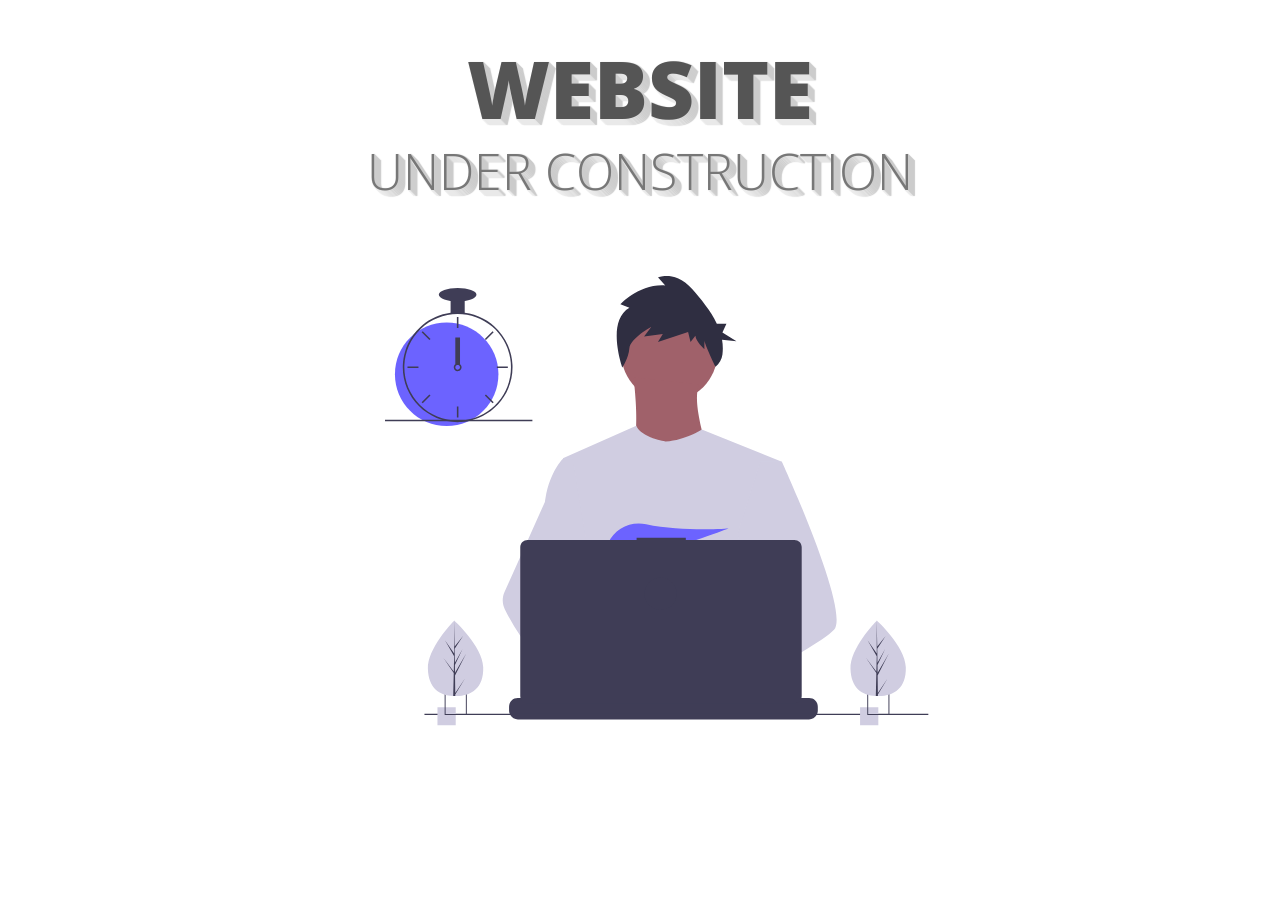
<file: comingsoon.html>
<!DOCTYPE html>
<html lang="en">
  <head>
    <meta charset="UTF-8" />
    <meta name="viewport" content="width=device-width, initial-scale=1.0" />
    <meta http-equiv="X-UA-Compatible" content="ie=edge" />

    <!-- Bootstrap -->
    <link
      rel="stylesheet"
      href="https://stackpath.bootstrapcdn.com/bootstrap/4.3.1/css/bootstrap.min.css"
      integrity="sha384-ggOyR0iXCbMQv3Xipma34MD+dH/1fQ784/j6cY/iJTQUOhcWr7x9JvoRxT2MZw1T"
      crossorigin="anonymous"
    />
    <!-- Fonts -->
    <link
      href="https://fonts.googleapis.com/css?family=Lato:400,900&display=swap"
      rel="stylesheet"
    />
    <!-- Material ui icons - google web fonts -->
    <link href="https://fonts.googleapis.com/icon?family=Material+Icons"
      rel="stylesheet">
    <!-- CSS -->
    <link rel="stylesheet" href="css/comingsoon.css" />
    <link rel="shortcut icon" type="png" href="images/icon/favicon.png">
	<meta charset="utf-8">
	<meta http-equiv="X-UA-Comaptible" content="IE=edge">
	<title>EdTech</title>
	<meta name="desciption" content="">
	<meta name="viewport" content="width=device-width, initial-scale=1">
	<link rel="stylesheet" type="text/css" href="css/style.css">
	<script type="text/javascript" src="script.js"></script>
	<script src="https://code.jquery.com/jquery-3.2.1.js"></script>
	<script>
		$(window).on('scroll', function(){
  			if($(window).scrollTop()){
  			  $('nav').addClass('black');
 			 }else {
 		   $('nav').removeClass('black');
 		 }
		})
	</script>
  </head>
  <body>
    <div class="container">
      <div class="row justify-content-center">
        <div class="col-md-10 main-title">
          <h1>Website</h1>
          <h2>under construction</h2>
        </div>
      </div>
      <div class="row align-items-center">
        <div class="col-sm-10 col-md-6 col-lg-6 svg-img p-5">
          <svg
            viewBox="0 0 834 690"
            fill="none"
            xmlns="http://www.w3.org/2000/svg"
          >
            <g id="undraw_dev_productivity_umsq 1" clip-path="url(#clip0)">
              <g id="man">
                <path
                  id="Vector"
                  d="M435.922 191.941C476.534 191.941 509.458 159.018 509.458 118.405C509.458 77.7923 476.534 44.869 435.922 44.869C395.309 44.869 362.385 77.7923 362.385 118.405C362.385 159.018 395.309 191.941 435.922 191.941Z"
                  fill="#A0616A"
                />
                <path
                  id="Vector_2"
                  d="M381.036 155.173C381.036 155.173 394.891 259.616 373.576 271.339C352.261 283.062 500.399 284.128 500.399 284.128C500.399 284.128 467.361 193.54 482.281 165.831L381.036 155.173Z"
                  fill="#A0616A"
                />
                <path
                  id="Vector_3"
                  d="M608.57 284.656L596.25 340.756L570.2 459.446L569.42 465.946L560.43 541.196L554.45 591.186L550.44 624.766C526.06 637.296 508.39 645.946 508.39 645.946C508.39 645.946 506.87 638.326 504.42 628.576C487.31 633.706 455.65 642.216 428.82 643.916C438.59 654.806 443.08 665.036 436.99 672.586C418.61 695.346 342.73 647.666 316.19 629.886C315.572 634.143 315.338 638.447 315.49 642.746L295.18 627.126L297.19 591.186L300.58 530.376L304.84 454.116C303.497 450.851 302.371 447.5 301.47 444.086C295.25 421.966 287.7 377.796 281.91 340.756C277.25 310.946 273.75 285.756 273.01 280.396C272.91 279.696 272.86 279.336 272.86 279.336L385.29 229.656C393.28 248.186 430.59 253.756 430.59 253.756C461.5 251.626 485.73 235.326 485.73 235.326L608.57 284.656Z"
                  fill="#D0CDE1"
                />
                <path
                  id="Vector_4"
                  d="M374.746 48.8468L360.997 43.3423C360.997 43.3423 389.746 11.6915 429.744 14.4439L418.494 2.05865C418.494 2.05865 445.993 -8.95021 470.992 19.9482C484.134 35.1394 499.339 52.996 508.817 73.1112H523.542L517.396 86.643L538.906 100.175L516.828 97.7442C518.144 105.154 518.346 112.719 517.428 120.189C516.48 127.661 512.667 134.473 506.793 139.187C506.793 139.187 489.741 103.891 489.741 98.387V112.148C489.741 112.148 475.992 99.7631 475.992 91.5065L468.492 101.139L464.742 86.0019L418.494 101.139L425.994 88.7543L397.245 92.8826L408.495 77.7452C408.495 77.7452 375.997 95.6348 374.746 110.772C373.497 125.909 363.984 140.253 363.984 140.253C363.984 140.253 338.498 69.4885 374.746 48.8468Z"
                  fill="#2F2E41"
                />
                <g id="rightHand">
                  <path
                    id="Vector_5"
                    d="M516.92 624.636C516.92 624.636 512.16 626.266 504.42 628.576C487.31 633.706 455.65 642.216 428.82 643.916C405.72 645.396 386.2 641.836 382.63 626.766C381.1 620.286 383.27 614.956 388 610.576C402.12 597.486 439 592.796 468.25 591.186C476.51 590.736 484.15 590.526 490.51 590.446C501.31 590.306 508.39 590.526 508.39 590.526L508.56 591.186L516.92 624.636Z"
                    fill="#A0616A"
                  />
                  <path
                    id="Vector_6"
                    d="M688.5 542.566C681.01 550.686 662.45 562.916 639.95 576.156C631.58 581.076 622.67 586.146 613.58 591.186C591.89 603.216 569.18 615.136 550.44 624.766C526.06 637.296 508.39 645.946 508.39 645.946C508.39 645.946 506.87 638.326 504.42 628.576C501.14 615.526 496.2 598.656 491.05 591.186C490.87 590.926 490.69 590.686 490.51 590.446C489.01 588.476 487.5 587.326 486.01 587.326L560.43 541.196L592.59 521.256L569.42 465.946L540.36 396.566L557.9 340.756L575.53 284.656H608.57C608.57 284.656 619.51 308.536 633.5 341.836C635.59 346.816 637.75 352.006 639.95 357.366C668.73 427.366 704.61 525.116 688.5 542.566Z"
                    fill="#D0CDE1"
                  />
                </g>
                <g id="leftHand">
                  <path
                    id="Vector_7"
                    d="M436.99 672.586C418.61 695.346 342.73 647.666 316.19 629.886C310.41 626.016 306.97 623.566 306.97 623.566L331.25 591.186L338.94 580.936C338.94 580.936 345.82 584.586 355.99 590.526C356.36 590.746 356.73 590.966 357.11 591.186C365.88 596.336 376.89 603.066 388 610.576C403.33 620.946 418.83 632.776 428.82 643.916C438.59 654.806 443.08 665.036 436.99 672.586Z"
                    fill="#A0616A"
                  />
                  <path
                    id="Vector_8"
                    d="M355.99 590.526C353.276 590.516 350.567 590.736 347.89 591.186C324.9 595.136 318.12 615.946 316.19 629.886C315.572 634.143 315.338 638.447 315.49 642.746L295.18 627.126L287.78 621.436C269.97 615.226 254.1 604.196 240.34 591.186C228.403 579.7 217.695 567.001 208.39 553.296C199.122 539.788 190.86 525.616 183.67 510.896C181.664 506.788 180.586 502.29 180.512 497.719C180.437 493.148 181.369 488.617 183.24 484.446L208.39 428.396L245.15 346.476C245.42 344.526 245.717 342.619 246.04 340.756C253.33 298.956 272.86 280.396 272.86 280.396H287.78L297.76 340.756L310.16 415.746L301.47 444.086L281.39 509.536L300.58 530.376L355.99 590.526Z"
                    fill="#D0CDE1"
                  />
                </g>
                <path
                  id="Vector_9"
                  d="M372.877 415.806L385.631 430.687C390.37 429.783 395.319 428.721 400.416 427.529L396.752 415.806L405.71 426.256C459.707 412.976 526.637 387.155 526.637 387.155C526.637 387.155 454.38 392.453 400.428 380.666C376.558 375.451 351.998 387.284 342.202 409.669C336.509 422.679 337.403 433.952 357.596 433.952C364.419 433.835 371.224 433.195 377.949 432.037L372.877 415.806Z"
                  fill="#6C63FF"
                />
              </g>
              <g id="allOther">
                <path
                  id="Vector_10"
                  d="M663.65 660.386V666.456C663.654 668.122 663.345 669.774 662.74 671.326C662.472 672.018 662.147 672.687 661.77 673.326C660.579 675.327 658.887 676.983 656.863 678.133C654.838 679.283 652.549 679.887 650.22 679.886H203.67C201.342 679.887 199.053 679.283 197.028 678.133C195.003 676.983 193.312 675.327 192.12 673.326C191.743 672.687 191.419 672.018 191.15 671.326C190.546 669.774 190.237 668.122 190.24 666.456V660.386C190.24 658.622 190.587 656.876 191.262 655.246C191.936 653.616 192.926 652.136 194.173 650.889C195.42 649.641 196.901 648.652 198.53 647.977C200.16 647.303 201.907 646.956 203.67 646.956H229.41V644.126C229.41 644.053 229.425 643.98 229.453 643.912C229.481 643.844 229.522 643.782 229.574 643.73C229.626 643.678 229.688 643.637 229.756 643.608C229.824 643.58 229.897 643.566 229.97 643.566H243.4C243.474 643.566 243.547 643.58 243.615 643.608C243.683 643.637 243.745 643.678 243.797 643.73C243.849 643.782 243.89 643.844 243.918 643.912C243.946 643.98 243.96 644.053 243.96 644.126V646.956H252.35V644.126C252.35 644.053 252.365 643.98 252.393 643.912C252.421 643.844 252.462 643.782 252.514 643.73C252.566 643.678 252.628 643.637 252.696 643.608C252.764 643.58 252.837 643.566 252.91 643.566H266.34C266.414 643.566 266.487 643.58 266.555 643.608C266.623 643.637 266.684 643.678 266.736 643.73C266.789 643.782 266.83 643.844 266.858 643.912C266.886 643.98 266.9 644.053 266.9 644.126V646.956H275.3V644.126C275.3 644.053 275.315 643.98 275.343 643.912C275.371 643.844 275.412 643.782 275.464 643.73C275.516 643.678 275.578 643.637 275.646 643.608C275.714 643.58 275.787 643.566 275.86 643.566H289.29C289.364 643.566 289.437 643.58 289.505 643.608C289.573 643.637 289.634 643.678 289.687 643.73C289.739 643.782 289.78 643.844 289.808 643.912C289.836 643.98 289.85 644.053 289.85 644.126V646.956H298.24V644.126C298.24 644.053 298.255 643.98 298.283 643.912C298.311 643.844 298.352 643.782 298.404 643.73C298.456 643.678 298.518 643.637 298.586 643.608C298.654 643.58 298.727 643.566 298.8 643.566H312.23C312.304 643.566 312.377 643.58 312.445 643.608C312.513 643.637 312.574 643.678 312.626 643.73C312.679 643.782 312.72 643.844 312.748 643.912C312.776 643.98 312.79 644.053 312.79 644.126V646.956H321.18V644.126C321.18 644.053 321.195 643.98 321.223 643.912C321.251 643.844 321.292 643.782 321.344 643.73C321.396 643.678 321.458 643.637 321.526 643.608C321.594 643.58 321.667 643.566 321.74 643.566H335.17C335.244 643.566 335.317 643.58 335.385 643.608C335.453 643.637 335.514 643.678 335.566 643.73C335.619 643.782 335.66 643.844 335.688 643.912C335.716 643.98 335.73 644.053 335.73 644.126V646.956H344.13V644.126C344.13 644.053 344.145 643.98 344.173 643.912C344.201 643.844 344.242 643.782 344.294 643.73C344.346 643.678 344.408 643.637 344.476 643.608C344.544 643.58 344.617 643.566 344.69 643.566H358.12C358.194 643.566 358.267 643.58 358.335 643.608C358.403 643.637 358.464 643.678 358.516 643.73C358.569 643.782 358.61 643.844 358.638 643.912C358.666 643.98 358.68 644.053 358.68 644.126V646.956H367.07V644.126C367.07 644.053 367.085 643.98 367.113 643.912C367.141 643.844 367.182 643.782 367.234 643.73C367.286 643.678 367.348 643.637 367.416 643.608C367.484 643.58 367.557 643.566 367.63 643.566H472.83C472.904 643.566 472.977 643.58 473.045 643.608C473.113 643.637 473.174 643.678 473.227 643.73C473.279 643.782 473.32 643.844 473.348 643.912C473.376 643.98 473.39 644.053 473.39 644.126V646.956H481.79V644.126C481.79 644.053 481.805 643.98 481.833 643.912C481.861 643.844 481.902 643.782 481.954 643.73C482.006 643.678 482.068 643.637 482.136 643.608C482.204 643.58 482.277 643.566 482.35 643.566H495.78C495.928 643.568 496.07 643.627 496.175 643.732C496.279 643.836 496.339 643.978 496.34 644.126V646.956H504.73V644.126C504.73 644.053 504.745 643.98 504.773 643.912C504.801 643.844 504.842 643.782 504.894 643.73C504.946 643.678 505.008 643.637 505.076 643.608C505.144 643.58 505.217 643.566 505.29 643.566H518.72C518.794 643.566 518.867 643.58 518.935 643.608C519.003 643.637 519.065 643.678 519.117 643.73C519.169 643.782 519.21 643.844 519.238 643.912C519.266 643.98 519.28 644.053 519.28 644.126V646.956H527.67V644.126C527.67 644.053 527.685 643.98 527.713 643.912C527.741 643.844 527.782 643.782 527.834 643.73C527.886 643.678 527.948 643.637 528.016 643.608C528.084 643.58 528.157 643.566 528.23 643.566H541.66C541.734 643.566 541.807 643.58 541.875 643.608C541.943 643.637 542.005 643.678 542.057 643.73C542.109 643.782 542.15 643.844 542.178 643.912C542.206 643.98 542.22 644.053 542.22 644.126V646.956H550.62V644.126C550.62 644.053 550.635 643.98 550.663 643.912C550.691 643.844 550.732 643.782 550.784 643.73C550.836 643.678 550.898 643.637 550.966 643.608C551.034 643.58 551.107 643.566 551.18 643.566H564.61C564.757 643.568 564.898 643.628 565.001 643.733C565.104 643.838 565.161 643.979 565.16 644.126V646.956H573.56V644.126C573.56 644.053 573.575 643.98 573.603 643.912C573.631 643.844 573.672 643.782 573.724 643.73C573.776 643.678 573.838 643.637 573.906 643.608C573.974 643.58 574.047 643.566 574.12 643.566H587.55C587.624 643.566 587.697 643.58 587.765 643.608C587.833 643.637 587.895 643.678 587.947 643.73C587.999 643.782 588.04 643.844 588.068 643.912C588.096 643.98 588.111 644.053 588.11 644.126V646.956H596.5V644.126C596.5 644.053 596.515 643.98 596.543 643.912C596.571 643.844 596.612 643.782 596.664 643.73C596.716 643.678 596.778 643.637 596.846 643.608C596.914 643.58 596.987 643.566 597.06 643.566H610.49C610.564 643.566 610.637 643.58 610.705 643.608C610.773 643.637 610.835 643.678 610.887 643.73C610.939 643.782 610.98 643.844 611.008 643.912C611.036 643.98 611.051 644.053 611.05 644.126V646.956H650.22C651.984 646.956 653.731 647.303 655.36 647.977C656.99 648.652 658.471 649.641 659.718 650.889C660.965 652.136 661.954 653.616 662.629 655.246C663.304 656.876 663.651 658.622 663.65 660.386Z"
                  fill="#3F3D56"
                />
                <path
                  id="Vector_11"
                  d="M833.5 671.326H60.5002V673.326H833.5V671.326Z"
                  fill="#3F3D56"
                />
                <path
                  id="Vector_12"
                  d="M627.695 404.757H461.252V401.326H385.78V404.757H218.651C215.665 404.757 212.801 405.943 210.69 408.054C208.579 410.166 207.392 413.029 207.392 416.015V643.927C207.392 646.913 208.578 649.776 210.69 651.888C212.801 653.999 215.665 655.185 218.651 655.185H627.695C630.68 655.185 633.544 653.999 635.656 651.888C637.767 649.776 638.953 646.913 638.953 643.927V416.015C638.953 414.537 638.662 413.073 638.096 411.707C637.53 410.341 636.701 409.1 635.656 408.054C634.61 407.009 633.369 406.179 632.003 405.614C630.637 405.048 629.173 404.757 627.695 404.757Z"
                  fill="#3F3D56"
                />
                <path
                  id="Vector_13"
                  d="M108.446 661.223H80.446V689.223H108.446V661.223Z"
                  fill="#D0CDE1"
                />
                <path
                  id="Vector_14"
                  d="M91.45 639.223V673.223H125.45V639.223H91.45ZM123.97 671.743H92.92V640.703H123.97V671.743Z"
                  fill="#3F3D56"
                />
                <path
                  id="Vector_15"
                  d="M756.446 661.223H728.446V689.223H756.446V661.223Z"
                  fill="#D0CDE1"
                />
                <path
                  id="Vector_16"
                  d="M739.45 639.223V673.223H773.45V639.223H739.45ZM771.97 671.743H740.92V640.703H771.97V671.743Z"
                  fill="#3F3D56"
                />
                <path
                  id="Vector_17"
                  d="M94.5801 230.113C138.399 230.113 173.921 194.591 173.921 150.773C173.921 106.954 138.399 71.4324 94.5801 71.4324C50.7616 71.4324 15.2396 106.954 15.2396 150.773C15.2396 194.591 50.7616 230.113 94.5801 230.113Z"
                  fill="#6C63FF"
                />
                <path
                  id="Vector_18"
                  d="M122.229 56.49C115.045 55.5764 107.775 55.5764 100.591 56.49C84.5863 58.5914 69.5206 65.2399 57.1812 75.6466C44.8419 86.0533 35.747 99.7814 30.9756 115.202C28.8056 122.229 27.5767 129.514 27.3211 136.864C27.2851 137.886 27.261 138.92 27.261 139.954C27.2833 162.265 36.1561 183.655 51.9323 199.431C67.7084 215.208 89.0991 224.08 111.41 224.103C113.201 224.103 114.992 224.043 116.759 223.934C120.908 223.674 125.03 223.103 129.093 222.227C148.495 218.055 165.798 207.161 177.947 191.468C190.096 175.776 196.308 156.295 195.487 136.467C194.666 116.638 186.864 97.7381 173.459 83.104C160.054 68.4699 141.909 59.0436 122.229 56.49H122.229ZM137.748 217.347H137.736C130.959 219.659 123.905 221.062 116.759 221.518C114.992 221.638 113.201 221.698 111.41 221.698C89.7379 221.672 68.9613 213.051 53.6369 197.727C38.3126 182.402 29.6917 161.626 29.6652 139.954C29.6652 138.92 29.6892 137.886 29.7253 136.864C30.5517 115.744 39.5159 95.7617 54.7414 81.1009C69.9669 66.4401 90.2733 58.2371 111.41 58.209C130.776 58.2101 149.513 65.0866 164.283 77.6132C179.052 90.1399 188.895 107.503 192.057 126.61C195.22 145.716 191.496 165.325 181.55 181.942C171.604 198.559 156.082 211.106 137.748 217.347H137.748Z"
                  fill="#3F3D56"
                />
                <path
                  id="Vector_19"
                  d="M112.612 63.0175H110.208V79.8473H112.612V63.0175Z"
                  fill="#3F3D56"
                />
                <path
                  id="Vector_20"
                  d="M57.8578 84.7016L56.1577 86.4017L68.0582 98.3021L69.7582 96.6021L57.8578 84.7016Z"
                  fill="#3F3D56"
                />
                <path
                  id="Vector_21"
                  d="M34.4738 138.752V141.156H51.3035V138.752H34.4738Z"
                  fill="#3F3D56"
                />
                <path
                  id="Vector_22"
                  d="M56.1577 193.506L57.8578 195.206L69.7582 183.305L68.0582 181.605L56.1577 193.506Z"
                  fill="#3F3D56"
                />
                <path
                  id="Vector_23"
                  d="M153.061 96.602L154.762 98.3021L166.662 86.4016L164.962 84.7016L153.061 96.602Z"
                  fill="#3F3D56"
                />
                <path
                  id="Vector_24"
                  d="M171.516 138.752V141.156H188.346V138.752H171.516Z"
                  fill="#3F3D56"
                />
                <path
                  id="Vector_25"
                  d="M154.762 181.605L153.061 183.305L164.962 195.206L166.662 193.506L154.762 181.605Z"
                  fill="#3F3D56"
                />
                <path
                  id="Vector_26"
                  d="M112.612 200.06H110.208V216.89H112.612V200.06Z"
                  fill="#3F3D56"
                />
                <path
                  id="Vector_27"
                  d="M122.229 35.3686H100.591V57.0069H122.229V35.3686Z"
                  fill="#3F3D56"
                />
                <path
                  id="Vector_28"
                  d="M111.41 38.975C127.344 38.975 140.261 34.4002 140.261 28.7569C140.261 23.1136 127.344 18.5388 111.41 18.5388C95.4759 18.5388 82.5588 23.1136 82.5588 28.7569C82.5588 34.4002 95.4759 38.975 111.41 38.975Z"
                  fill="#3F3D56"
                />
                <path
                  id="Vector_29"
                  d="M226 220.44H0V222.844H226V220.44Z"
                  fill="#3F3D56"
                />
              </g>
              <g id="clock">
                <path
                  id="Vector_30"
                  d="M115.016 94.2729H107.803V135.145H115.016V94.2729Z"
                  fill="#3F3D56"
                />
                <path
                  id="Vector_31"
                  d="M115.016 135.145C113.976 134.365 112.71 133.943 111.41 133.943C110.109 133.943 108.844 134.365 107.803 135.145C107.091 135.686 106.505 136.375 106.084 137.165C105.552 138.181 105.322 139.329 105.421 140.473C105.52 141.616 105.944 142.707 106.643 143.617C107.343 144.527 108.288 145.218 109.368 145.608C110.447 145.998 111.616 146.07 112.735 145.817C113.855 145.564 114.878 144.996 115.685 144.179C116.492 143.363 117.048 142.333 117.288 141.211C117.528 140.088 117.441 138.921 117.039 137.846C116.636 136.771 115.934 135.834 115.016 135.145H115.016ZM111.41 143.56C110.454 143.557 109.539 143.176 108.863 142.501C108.187 141.825 107.806 140.909 107.803 139.954C107.808 139.224 108.03 138.513 108.441 137.91C108.793 137.4 109.271 136.989 109.828 136.718C110.385 136.447 111.003 136.324 111.622 136.361C112.241 136.398 112.84 136.595 113.361 136.931C113.881 137.267 114.306 137.732 114.595 138.281C114.883 138.83 115.025 139.444 115.007 140.063C114.988 140.683 114.811 141.288 114.49 141.818C114.17 142.349 113.718 142.788 113.179 143.093C112.639 143.399 112.03 143.559 111.41 143.56V143.56Z"
                  fill="#3F3D56"
                />
              </g>
              <g id="leftTree">
                <path
                  id="Vector_32"
                  d="M150.594 599.754C151.527 631.704 132.859 643.413 109.43 644.097C108.886 644.113 108.345 644.123 107.805 644.126C106.719 644.135 105.643 644.117 104.577 644.072C83.3891 643.193 66.6173 631.945 65.7495 602.232C64.8515 571.482 103.018 531.529 105.882 528.574L105.887 528.571C105.996 528.458 106.052 528.402 106.052 528.402C106.052 528.402 149.661 567.807 150.594 599.754Z"
                  fill="#D0CDE1"
                />
                <path
                  id="Vector_33"
                  d="M107.744 639.255L122.626 617.124L107.774 641.636L107.805 644.126C106.719 644.135 105.643 644.117 104.577 644.072L105.316 612.06L105.295 611.813L105.323 611.766L105.393 608.741L89.0953 585.078L105.374 606.477L105.432 607.116L105.989 582.93L91.9123 558.397L106.029 578.681L105.882 528.574L105.882 528.407L105.887 528.571L106.822 568.062L119.651 552.021L106.864 571.464L107.144 593.098L118.949 571.984L107.187 596.279L107.343 608.309L124.512 578.897L107.395 612.505L107.744 639.255Z"
                  fill="#3F3D56"
                />
              </g>
              <g id="righTree">
                <path
                  id="Vector_34"
                  d="M798.594 599.754C799.527 631.704 780.859 643.413 757.43 644.097C756.886 644.113 756.345 644.123 755.805 644.126C754.719 644.135 753.643 644.117 752.577 644.072C731.389 643.193 714.617 631.945 713.75 602.232C712.852 571.482 751.018 531.529 753.882 528.574L753.887 528.571C753.996 528.458 754.052 528.402 754.052 528.402C754.052 528.402 797.661 567.807 798.594 599.754Z"
                  fill="#D0CDE1"
                />
                <path
                  id="Vector_35"
                  d="M755.744 639.255L770.626 617.124L755.774 641.636L755.805 644.126C754.719 644.135 753.643 644.117 752.577 644.072L753.316 612.06L753.295 611.813L753.323 611.766L753.393 608.741L737.095 585.078L753.374 606.477L753.432 607.116L753.989 582.93L739.912 558.397L754.029 578.681L753.882 528.574L753.882 528.407L753.887 528.571L754.822 568.062L767.651 552.021L754.864 571.464L755.144 593.098L766.949 571.984L755.187 596.279L755.343 608.309L772.512 578.897L755.395 612.505L755.744 639.255Z"
                  fill="#3F3D56"
                />
              </g>
              <g id="pc-circle">
                <path
                  id="Vector_36"
                  d="M422.5 512.326C436.307 512.326 447.5 501.133 447.5 487.326C447.5 473.519 436.307 462.326 422.5 462.326C408.693 462.326 397.5 473.519 397.5 487.326C397.5 501.133 408.693 512.326 422.5 512.326Z"
                  fill="#3F3D56"
                />
              </g>
            </g>
            <defs>
              <clipPath id="clip0">
                <rect width="833.5" height="689.223" fill="white" />
              </clipPath>
            </defs>
          </svg>
        </div>
      </div>
     
    </div>
      <!-- <footer class="footer">
        <div class="container text-center">
          <span>EdTech</span>
        </div>
      </footer> -->

    <!-- Optional JavaScript -->
    <!-- jQuery first, then Popper.js, then Bootstrap JS -->
    <script
      src="https://code.jquery.com/jquery-3.3.1.slim.min.js"
      integrity="sha384-q8i/X+965DzO0rT7abK41JStQIAqVgRVzpbzo5smXKp4YfRvH+8abtTE1Pi6jizo"
      crossorigin="anonymous"
    ></script>
    <script
      src="https://cdnjs.cloudflare.com/ajax/libs/popper.js/1.14.3/umd/popper.min.js"
      integrity="sha384-ZMP7rVo3mIykV+2+9J3UJ46jBk0WLaUAdn689aCwoqbBJiSnjAK/l8WvCWPIPm49"
      crossorigin="anonymous"
    ></script>
    <script
      src="https://stackpath.bootstrapcdn.com/bootstrap/4.1.3/js/bootstrap.min.js"
      integrity="sha384-ChfqqxuZUCnJSK3+MXmPNIyE6ZbWh2IMqE241rYiqJxyMiZ6OW/JmZQ5stwEULTy"
      crossorigin="anonymous"
    ></script>
  </body>
</html>
</file>
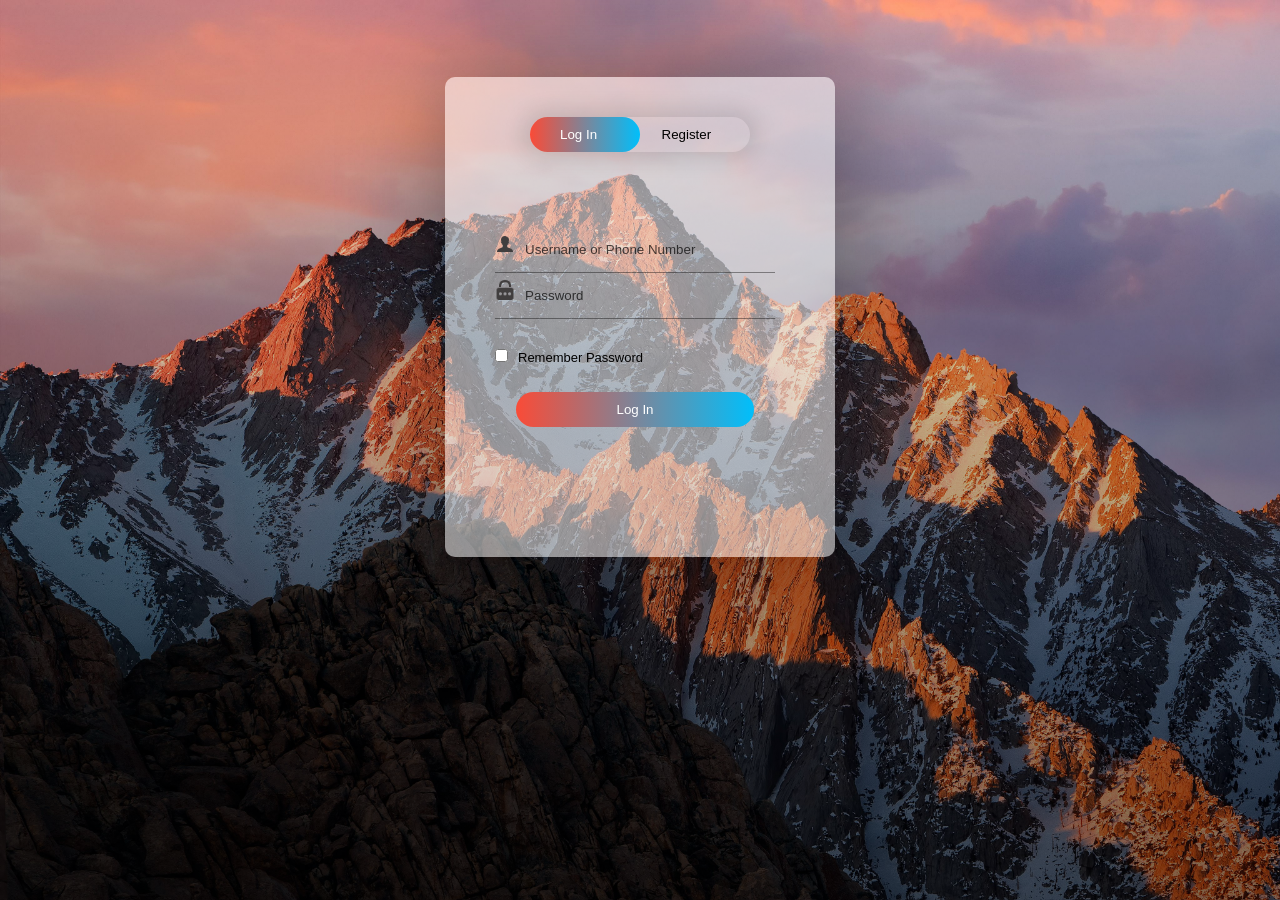
<file: login.html>
<!DOCTYPE html>
<html>
<head>
	<link rel="shortcut icon" type="png" href="images/icon/favicon.png">
	<title>Login SignUp</title>
	<link rel="stylesheet" type="text/css" href="css/loginStyle.css">
	<script src="https://ajax.googleapis.com/ajax/libs/jquery/3.4.1/jquery.min.js"></script>


  <script>
  $(document).ready(function(){
    $("form").submit(function(){
      alert("Great Job !");
    });
  });
  </script>
</head>
<body>
		<div class="form-box">
			<div class="button-box">
				<div id="btn"></div>
				<button type="button" class="toggle-btn" id="log" onclick="login()" style="color: #fff;">Log In</button>
				<button type="button" class="toggle-btn" id="reg" onclick="register()">Register</button>
			</div>
			<!-- Login Form -->
			<form id="login" class="input-group" action="index.html">
				<div class="inp">
					<img src="images/icon/user.png"><input type="text" id="email" class="input-field" placeholder="Username or Phone Number" style="width: 88%; border:none;" required="required">
				</div>
				<div class="inp">
					<img src="images/icon/password.png"><input type="password" id="password" class="input-field" placeholder="Password" style="width: 88%; border: none;" required="required">
				</div>
				<input type="checkbox" class="check-box">Remember Password
				<button type="submit" class="submit-btn">Log In</button>
			</form>


			<!-- <div class="other" id="other">
				<div class="instead">
					<h3>or</h3>
				</div>
				<button class="connect" onclick="google()">
					<img src="images/icon/google.png"><span>Sign in with Google</span>
				</button>
			</div> -->
			
			<!-- Registration Form -->
			<form id="register" class="input-group">
				<input type="text" class="input-field" placeholder="Full Name" required="required">
				<input type="email" class="input-field" placeholder="Email Address" required="required">
				<input type="password" class="input-field" placeholder="Create Password" name="psame" required="required">
				<input type="password" class="input-field" placeholder="Confirm Password" name="psame" required="required">
				<input type="checkbox" class="check-box" id="chkAgree" onclick="goFurther()">I agree to the Terms & Conditions
				<button type="submit" id="btnSubmit" class="submit-btn reg-btn">Register</button>
			</form>
		</div>
		<script type="text/javascript" src="script.js"></script>
</body>
</html>
</file>
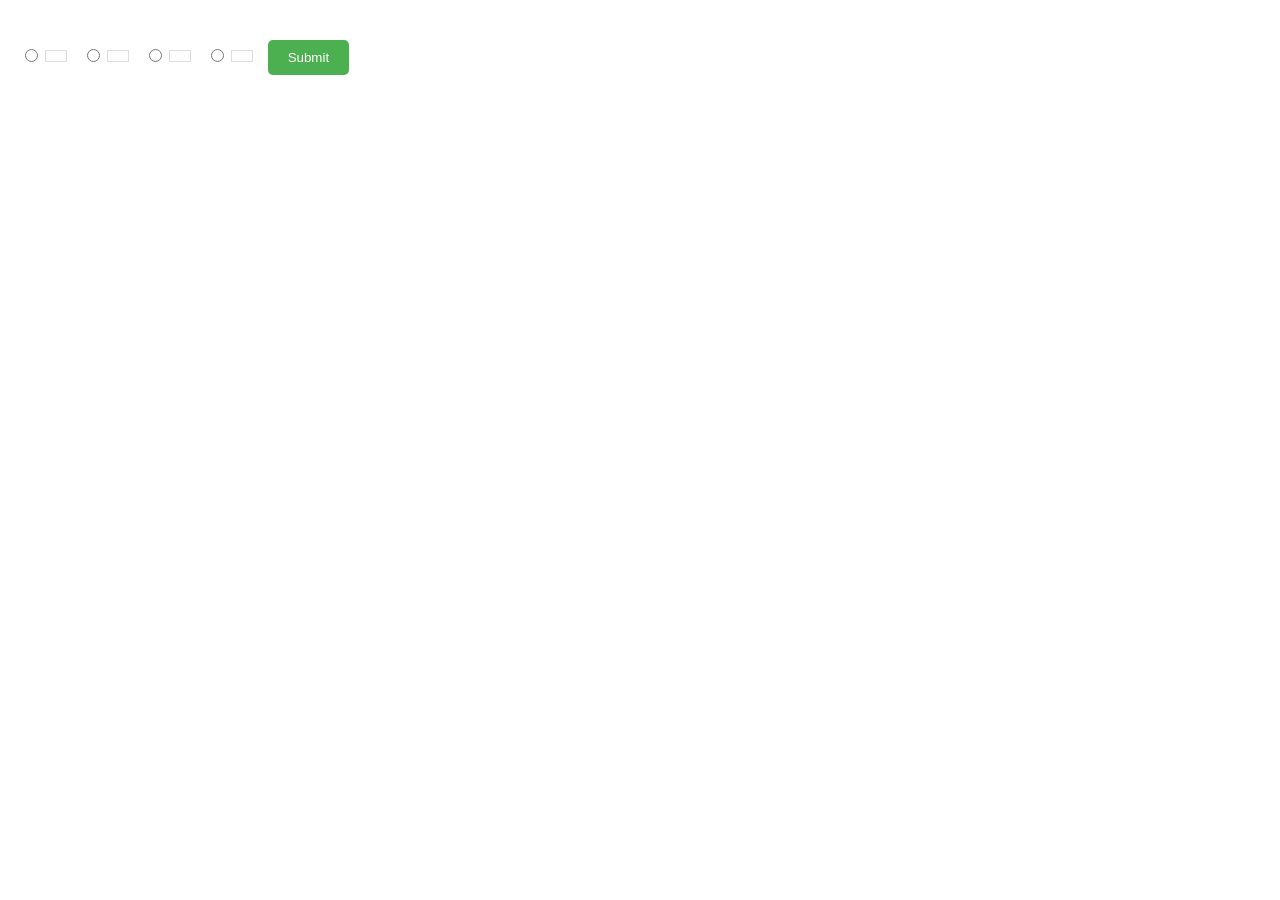
<file: quiz.html>
<!DOCTYPE html>
<html lang="en">

<head>
    <meta charset="UTF-8">
    <meta name="viewport" content="width=device-width, initial-scale=1.0">
    <title>Document</title>
</head>

<style>
    p {
        display: inline;
        margin: 0;
        padding: 0;
    }

    body {
        font-family: sans-serif;
        margin: 0;
        padding: 20px;
    }

    .question {
        font-size: 1.5em;
        margin-bottom: 20px;
    }

    p {
        display: inline-block;
        margin: 0 10px 0 0;
        padding: 5px 10px;
        border: 1px solid #ddd;
        cursor: pointer;
    }

    /* input[type="radio"] {
        display: none;
    } */

    p:hover {
        background-color: #eee;
    }

    p[id="opt1"]:checked+label,
    p[id="opt2"]:checked+label,
    p[id="opt3"]:checked+label,
    p[id="opt4"]:checked+label {
        background-color: #99CCFF;
    }

    button {
        padding: 10px 20px;
        background-color: #4CAF50;
        color: white;
        border: none;
        cursor: pointer;
        border-radius: 5px;
    }

    button:hover {
        background-color: #3e8e41;
    }
</style>

<body>
    <div class="question">
    </div>
    <input type="radio" name="opt" id="op1">
    <p id="opt1"></p>
    <input type="radio" name="opt" id="op2">
    <p id="opt2"></p>
    <input type="radio" name="opt" id="op3">
    <p id="opt3"></p>
    <input type="radio" name="opt" id="op4">
    <p id="opt4"></p>
    <button onclick="check()">Submit</button>
</body>
<script>
    let question = document.querySelector('.question');
    let opt1 = document.querySelector("#opt1");
    let opt2 = document.querySelector("#opt2");
    let opt3 = document.querySelector("#opt3");
    let opt4 = document.querySelector("#opt4");
    let json;
    fetch('http://localhost:5500/quiz') // Replace with your server URL and route
        .then(response => response.json()) // Parse the JSON response
        .then(data => {
            // Access the data from your JSON object (e.g., data.name, data.age)
            json = data;
            console.log(data); // Log the data to the console for verification
            // You can further manipulate or display the data here
            question.innerHTML = data.Question;
            let random = Math.floor(Math.random() * 4);
            opt1.innerHTML = data.Options[random];
            opt2.innerHTML = data.Options[(random + 1) % 4];
            opt3.innerHTML = data.Options[(random + 2) % 4];
            opt4.innerHTML = data.Options[(random + 3) % 4];
            op1.value = data.Options[random];
            op2.value = data.Options[(random + 1) % 4];
            op3.value = data.Options[(random + 2) % 4];
            op4.value = data.Options[(random + 3) % 4];
        })
        .catch(error => {
            console.error('Error fetching data:', error);
        });

    function check() {
        let radioButtons = document.getElementsByName('opt');
        let selectedRadio;
        for (const radio of radioButtons) {
            if (radio.checked) {
                selectedRadio = radio;
                break; // Exit the loop once a checked button is found
            }
        }
        if (selectedRadio.value == json.Answer) {
            alert("Correct");
        }
        else {
            alert("Wrong");
        }
    }

</script>

</html>
</file>
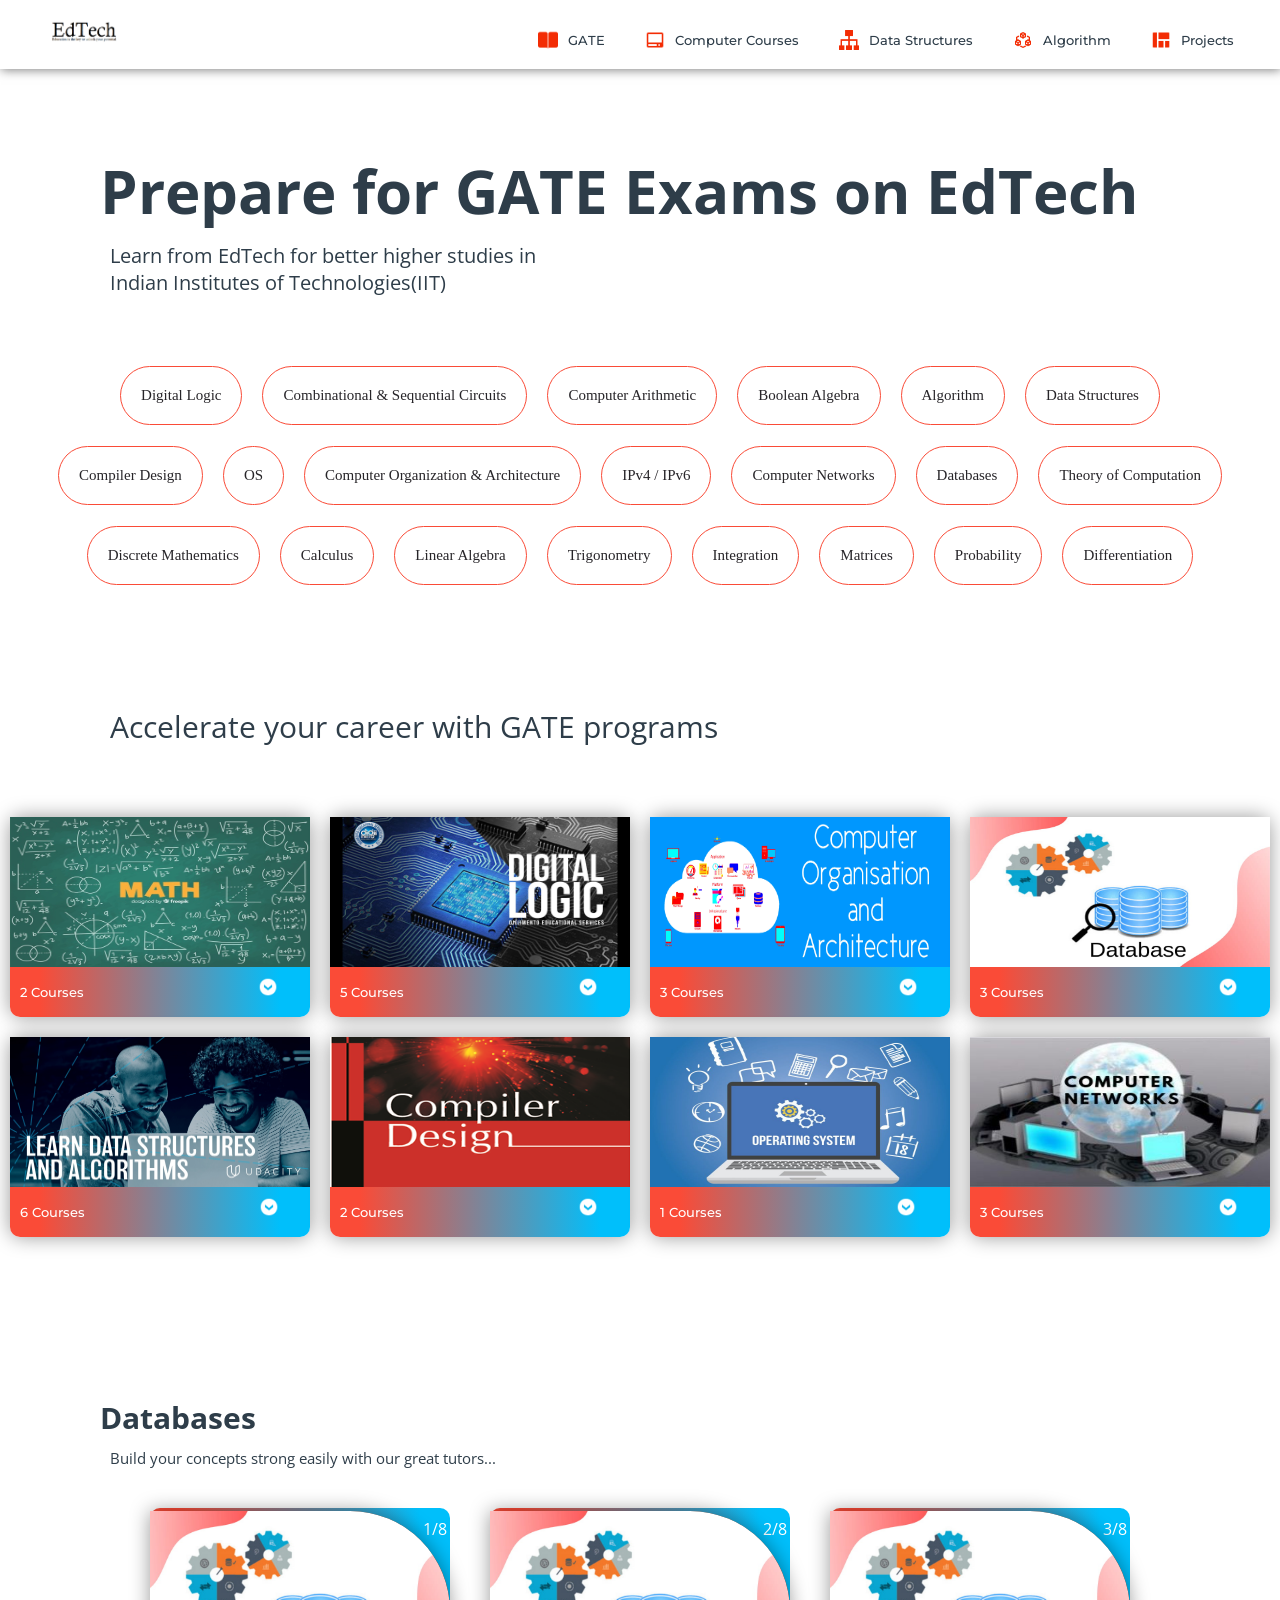
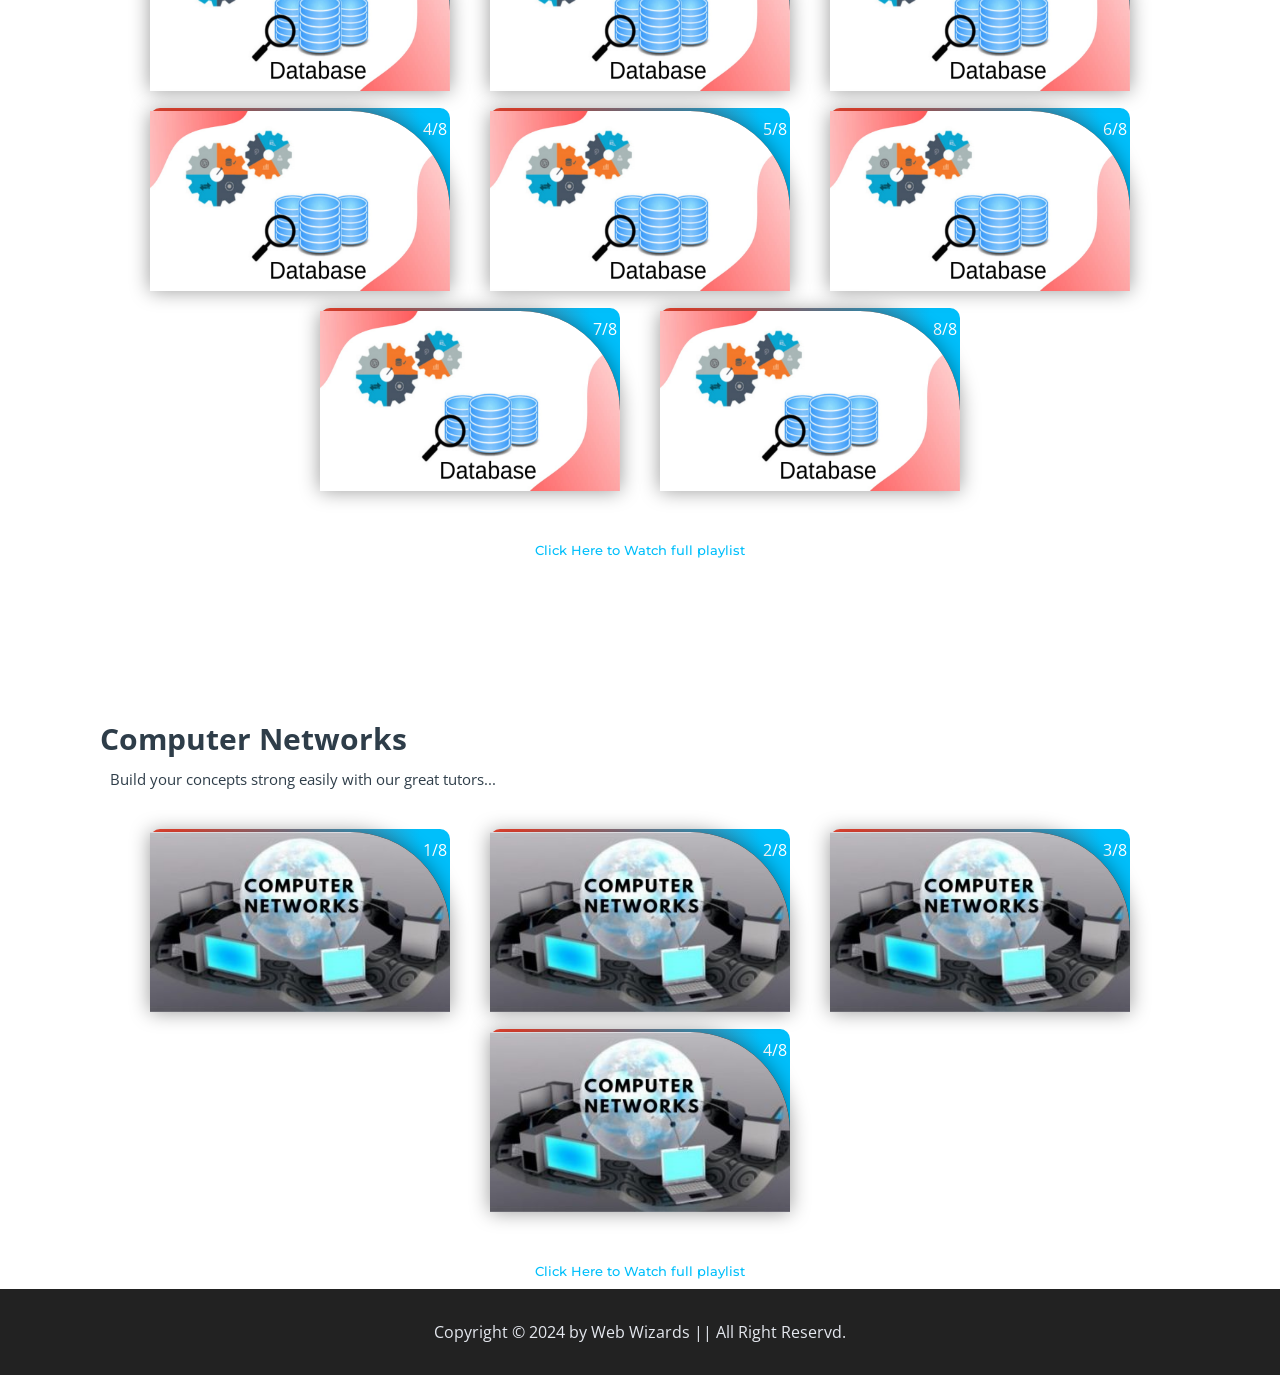
<file: subjects/gate.html>
<!DOCTYPE html>
<html>
<head>
	<link rel="shortcut icon" type="png" href="../images/icon/favicon.png">
	<title>Prepare for GATE on EdTech</title>
	<link rel="stylesheet" type="text/css" href="subjects.css">
	<script type="text/javascript" src="../script.js"></script>
</head>
<body>

<!-- NAVIGATION -->
	<header>
		<div class="nav" id="nav">
			<div id="learned-logo">
			<a href="../index.html"><img src="../images/icon/logo.png" style="width: 120px;"></a></div>
			<div class="switch-tab" id="switch-tab" onclick="switchTAB()"><img src="../images/icon/menu.png"></div>
			<ul id="list-switch">
				<!-- <li><a href="jee.html"><img src="../images/courses/d1.png" class="icon">JEE</a></li> -->
				<li><a href="#"><img src="../images/courses/paper.png" class="icon">GATE</a></li>
				<li><a href="computer_courses.html"><img src="../images/courses/computer.png" class="icon">Computer Courses</a></li>
				<li><a href="computer_courses.html#data"><img src="../images/courses/data.png" class="icon">Data Structures</a></li>
				<li><a href="computer_courses.html#algo"><img src="../images/courses/algo.png" class="icon">Algorithm</a></li>
				<li><a href="computer_courses.html#projects"><img src="../images/courses/projects.png" class="icon">Projects</a></li>
			</ul>
			<div class="search" id="search-switch">
				<input type="text" placeholder="Search" class="srch"><button id="srchbtn"><img src="../images/icon/search.png"></button>
			</div>
		</div>
	</header>


<!-- Main Title of the Page -->
	<div class="title">
		<span>Prepare for GATE Exams on EdTech</span>
		<div class="shortdesc">
			<p>Learn from EdTech for better higher studies in<br> Indian Institutes of Technologies(IIT)</p>
		</div>
	</div>


<!-- Some KeyWords related to topic -->
	<div class="course">
		<div class="cbox">
		<div class="det"><a href="#digital">Digital Logic</a></div>
		<div class="det"><a href="https://en.wikipedia.org/wiki/Sequential_logic" target="_blank">Combinational & Sequential Circuits</a></div>
		<div class="det"><a href="https://en.wikipedia.org/wiki/ALU" target="_blank">Computer Arithmetic</a></div>
		<div class="det"><a href="https://en.wikipedia.org/wiki/Boolean_algebra" target="_blank">Boolean Algebra</a></div>
		<div class="det"><a href="">Algorithm</a></div>
		<div class="det"><a href="">Data Structures</a></div>
		</div>
		<div class="cbox">
		<div class="det"><a href="#compiler">Compiler Design</a></div>
		<div class="det"><a href="#os">OS</a></div>
		<div class="det"><a href="#coaa">Computer Organization & Architecture</a></div>
		<div class="det"><a href="https://en.wikipedia.org/wiki/IPv4" target="_blank">IPv4 / IPv6</a></div>
		<div class="det"><a href="#cn">Computer Networks</a></div>
		<div class="det"><a href="#database">Databases</a></div>
		<div class="det"><a href="https://en.wikipedia.org/wiki/Theory_of_computation" target="_blank">Theory of Computation</a></div>
		</div>
		<div class="cbox">
		<div class="det"><a href="#math">Discrete Mathematics</a></div>
		<div class="det"><a href="#math">Calculus</a></div>
		<div class="det"><a href="#math">Linear Algebra</a></div>
		<div class="det"><a href="#math">Trigonometry</a></div>
		<div class="det"><a href="#math">Integration</a></div>
		<div class="det"><a href="#math">Matrices</a></div>
		<div class="det"><a href="#math">Probability</a></div>
		<div class="det"><a href="#math">Differentiation</a></div>
		</div>
	</div>


<!-- Courses Available -->
	<div class="inbt">
		Accelerate your career with GATE programs
	</div>

	<div class="ccard">
	<center>
		<div class="ccardbox">
			<div class="dcard">
				<div class="fpart"><img src="../images/courses/math.jpg"></div>
				<a href="#math"><div class="spart">2 Courses <img src="../images/icon/dropdown.png"></div></a>
			</div>
			<div class="dcard">
				<div class="fpart"><img src="../images/courses/digital.jpg"></div>
				<a href="#digital"><div class="spart">5 Courses <img src="../images/icon/dropdown.png"></div></a>
			</div>
			<div class="dcard">
				<div class="fpart"><img src="../images/courses/coaa.jpg"></div>
				<a href="#coaa"><div class="spart">3 Courses <img src="../images/icon/dropdown.png"></div></a>
			</div>
			<div class="dcard">
				<div class="fpart"><img src="../images/courses/database.jpg"></div>
				<a href="#database"><div class="spart">3 Courses <img src="../images/icon/dropdown.png"></div></a>
			</div>
			<div class="dcard">
				<div class="fpart"><img src="../images/courses/data-algo.jpg"></div>
				<a href="computer_courses.html#data"><div class="spart">6 Courses <img src="../images/icon/dropdown.png"></div></a>
			</div>
			<div class="dcard">
				<div class="fpart"><img src="../images/courses/compiler.jpg"></div>
				<a href="#compiler"><div class="spart">2 Courses <img src="../images/icon/dropdown.png"></div></a>
			</div>
			<div class="dcard">
				<div class="fpart"><img src="../images/courses/os.jpg"></div>
				<a href="#os"><div class="spart">1 Courses <img src="../images/icon/dropdown.png"></div></a>
			</div>
			<div class="dcard">
				<div class="fpart"><img src="../images/courses/cn.jpg"></div>
				<a href="#cn"><div class="spart">3 Courses <img src="../images/icon/dropdown.png"></div></a>
			</div>
		</div>
	</center>
	</div>


<!-- Videos on ENGINEERING MATHEMATICS Lectures 

	<div class="title2" id="math">
		<span>Engineering Mathematics</span>
		<div class="shortdesc2">
			<p>Practice Mathematics on your tips...</p>
		</div>
	</div>
	
	<center>
		<div class="ccardbox2">
			<div class="dcard2"><span class="tag" >1/8</span>
				<div class="fpart2"><img src="../images/courses/math.jpg">
					<iframe src="https://www.youtube.com/embed/xxGyTHWrHZg" frameborder="0" allow="accelerometer; autoplay; encrypted-media; gyroscope; picture-in-picture" allowfullscreen></iframe>
				</div>
			</div>
			<div class="dcard2"><span class="tag" >2/8</span>
				<div class="fpart2"><img src="../images/courses/math.jpg">
					<iframe src="https://www.youtube.com/embed/xxGyTHWrHZg" frameborder="0" allow="accelerometer; autoplay; encrypted-media; gyroscope; picture-in-picture" allowfullscreen></iframe>
				</div>
			</div>
			<div class="dcard2"><span class="tag" >3/8</span>
				<div class="fpart2"><img src="../images/courses/math.jpg">
					<iframe src="https://www.youtube.com/embed/xxGyTHWrHZg" frameborder="0" allow="accelerometer; autoplay; encrypted-media; gyroscope; picture-in-picture" allowfullscreen></iframe>
				</div>
			</div>
			<div class="dcard2"><span class="tag" >4/8</span>
				<div class="fpart2"><img src="../images/courses/math.jpg">
					<iframe src="https://www.youtube.com/embed/xxGyTHWrHZg" frameborder="0" allow="accelerometer; autoplay; encrypted-media; gyroscope; picture-in-picture" allowfullscreen></iframe>
				</div>
			</div>
		
			<div class="dcard2"><span class="tag" >5/8</span>
				<div class="fpart2"><img src="../images/courses/math.jpg">
					<iframe src="https://www.youtube.com/embed/xxGyTHWrHZg" frameborder="0" allow="accelerometer; autoplay; encrypted-media; gyroscope; picture-in-picture" allowfullscreen></iframe>
				</div>
			</div>
			<div class="dcard2"><span class="tag" >6/8</span>
				<div class="fpart2"><img src="../images/courses/math.jpg">
					<iframe src="https://www.youtube.com/embed/xxGyTHWrHZg" frameborder="0" allow="accelerometer; autoplay; encrypted-media; gyroscope; picture-in-picture" allowfullscreen></iframe>
				</div>
			</div>
			<div class="dcard2"><span class="tag" >7/8</span>
				<div class="fpart2"><img src="../images/courses/math.jpg">
					<iframe src="https://www.youtube.com/embed/xxGyTHWrHZg" frameborder="0" allow="accelerometer; autoplay; encrypted-media; gyroscope; picture-in-picture" allowfullscreen></iframe>
				</div>
			</div>
			<div class="dcard2"><span class="tag" >8/8</span>
				<div class="fpart2"><img src="../images/courses/math.jpg">
					<iframe src="https://www.youtube.com/embed/xxGyTHWrHZg" frameborder="0" allow="accelerometer; autoplay; encrypted-media; gyroscope; picture-in-picture" allowfullscreen></iframe>
				</div>
			</div>
		</div>
	</center>
<br><br>
	<div class="click-me">
		<a href="https://www.youtube.com/watch?v=xxGyTHWrHZg" target="_blank">Click Here to Watch full playlist</a>
	</div>

-->

<!-- Videos on DIGITAL LOGIC Lectures 

	<div class="title2" id="digital">
		<span>Digital Logic</span>
		<div class="shortdesc2">
			<p>Learn deeply about Digital Logic Circuits...</p>
		</div>
	</div>
	<center>
		<div class="ccardbox2">
			<div class="dcard2"><span class="tag" >1/8</span>
				<div class="fpart2"><img src="../images/courses/digital.jpg">
					<iframe src="https://www.youtube.com/embed/-M7oIM8hKSU" frameborder="0" allow="accelerometer; autoplay; encrypted-media; gyroscope; picture-in-picture" allowfullscreen></iframe>
				</div>
			</div>
			<div class="dcard2"><span class="tag" >2/8</span>
				<div class="fpart2"><img src="../images/courses/digital.jpg">
					<iframe src="https://www.youtube.com/embed/-M7oIM8hKSU" frameborder="0" allow="accelerometer; autoplay; encrypted-media; gyroscope; picture-in-picture" allowfullscreen></iframe>
				</div>
			</div>
			<div class="dcard2"><span class="tag" >3/8</span>
				<div class="fpart2"><img src="../images/courses/digital.jpg">
					<iframe src="https://www.youtube.com/embed/-M7oIM8hKSU" frameborder="0" allow="accelerometer; autoplay; encrypted-media; gyroscope; picture-in-picture" allowfullscreen></iframe>
				</div>
			</div>
			<div class="dcard2"><span class="tag" >4/8</span>
				<div class="fpart2"><img src="../images/courses/digital.jpg">
					<iframe src="https://www.youtube.com/embed/-M7oIM8hKSU" frameborder="0" allow="accelerometer; autoplay; encrypted-media; gyroscope; picture-in-picture" allowfullscreen></iframe>
				</div>
			</div>
		
			<div class="dcard2"><span class="tag" >5/8</span>
				<div class="fpart2"><img src="../images/courses/digital.jpg">
					<iframe src="https://www.youtube.com/embed/-M7oIM8hKSU" frameborder="0" allow="accelerometer; autoplay; encrypted-media; gyroscope; picture-in-picture" allowfullscreen></iframe>
				</div>
			</div>
			<div class="dcard2"><span class="tag" >6/8</span>
				<div class="fpart2"><img src="../images/courses/digital.jpg">
					<iframe src="https://www.youtube.com/embed/-M7oIM8hKSU" frameborder="0" allow="accelerometer; autoplay; encrypted-media; gyroscope; picture-in-picture" allowfullscreen></iframe>
				</div>
			</div>
			<div class="dcard2"><span class="tag" >7/8</span>
				<div class="fpart2"><img src="../images/courses/digital.jpg">
					<iframe src="https://www.youtube.com/embed/-M7oIM8hKSU" frameborder="0" allow="accelerometer; autoplay; encrypted-media; gyroscope; picture-in-picture" allowfullscreen></iframe>
				</div>
			</div>
			<div class="dcard2"><span class="tag" >8/8</span>
				<div class="fpart2"><img src="../images/courses/digital.jpg">
					<iframe src="https://www.youtube.com/embed/-M7oIM8hKSU" frameborder="0" allow="accelerometer; autoplay; encrypted-media; gyroscope; picture-in-picture" allowfullscreen></iframe>
				</div>
			</div>
		</div>
	</center>
<br><br>
	<div class="click-me">
		<a href="https://youtu.be/-M7oIM8hKSU" target="_blank">Click Here to Watch full playlist</a>
	</div>
-->


<!-- Videos on COMPUTER ORGANIZATION and ARCHITECTURE Lectures
	<div class="title2" id="coaa">
		<span>Computer Organization and Architecture</span>
		<div class="shortdesc2">
			<p>Build your concepts strong easily with our great tutors...</p>
		</div>
	</div>
	<center>
		<div class="ccardbox2">
			<div class="dcard2"><span class="tag" >1/8</span>
				<div class="fpart2"><img src="../images/courses/coaa.jpg">
					<iframe src="https://www.youtube.com/embed/q6oiRtKTpX4" frameborder="0" allow="accelerometer; autoplay; encrypted-media; gyroscope; picture-in-picture" allowfullscreen></iframe>
				</div>
			</div>
			<div class="dcard2"><span class="tag" >2/8</span>
				<div class="fpart2"><img src="../images/courses/coaa.jpg">
					<iframe src="https://www.youtube.com/embed/q6oiRtKTpX4" frameborder="0" allow="accelerometer; autoplay; encrypted-media; gyroscope; picture-in-picture" allowfullscreen></iframe>
				</div>
			</div>
			<div class="dcard2"><span class="tag" >3/8</span>
				<div class="fpart2"><img src="../images/courses/coaa.jpg">
					<iframe src="https://www.youtube.com/embed/q6oiRtKTpX4" frameborder="0" allow="accelerometer; autoplay; encrypted-media; gyroscope; picture-in-picture" allowfullscreen></iframe>
				</div>
			</div>
			<div class="dcard2"><span class="tag" >4/8</span>
				<div class="fpart2"><img src="../images/courses/coaa.jpg">
					<iframe src="https://www.youtube.com/embed/q6oiRtKTpX4" frameborder="0" allow="accelerometer; autoplay; encrypted-media; gyroscope; picture-in-picture" allowfullscreen></iframe>
				</div>
			</div>
		
			<div class="dcard2"><span class="tag" >5/8</span>
				<div class="fpart2"><img src="../images/courses/coaa.jpg">
					<iframe src="https://www.youtube.com/embed/q6oiRtKTpX4" frameborder="0" allow="accelerometer; autoplay; encrypted-media; gyroscope; picture-in-picture" allowfullscreen></iframe>
				</div>
			</div>
			<div class="dcard2"><span class="tag" >6/8</span>
				<div class="fpart2"><img src="../images/courses/coaa.jpg">
					<iframe src="https://www.youtube.com/embed/q6oiRtKTpX4" frameborder="0" allow="accelerometer; autoplay; encrypted-media; gyroscope; picture-in-picture" allowfullscreen></iframe>
				</div>
			</div>
			<div class="dcard2"><span class="tag" >7/8</span>
				<div class="fpart2"><img src="../images/courses/coaa.jpg">
					<iframe src="https://www.youtube.com/embed/q6oiRtKTpX4" frameborder="0" allow="accelerometer; autoplay; encrypted-media; gyroscope; picture-in-picture" allowfullscreen></iframe>
				</div>
			</div>
			<div class="dcard2"><span class="tag" >8/8</span>
				<div class="fpart2"><img src="../images/courses/coaa.jpg">
					<iframe src="https://www.youtube.com/embed/q6oiRtKTpX4" frameborder="0" allow="accelerometer; autoplay; encrypted-media; gyroscope; picture-in-picture" allowfullscreen></iframe>
				</div>
			</div>
		</div>
	</center>
<br><br>
	<div class="click-me">
		<a href="https://youtu.be/q6oiRtKTpX4" target="_blank">Click Here to Watch full playlist</a>
	</div>
 -->



<!-- Videos on COMPILER Lectures 

	<div class="title2" id="compiler">
		<span>Compiler Design</span>
		<div class="shortdesc2">
			<p>Build your concepts strong easily with our great tutors...</p>
		</div>
	</div>
	<center>
		<div class="ccardbox2">
			<div class="dcard2"><span class="tag" >1/8</span>
				<div class="fpart2"><img src="../images/courses/compiler.jpg">
					<iframe src="https://www.youtube.com/embed/yNZIhF6pxjM" frameborder="0" allow="accelerometer; autoplay; encrypted-media; gyroscope; picture-in-picture" allowfullscreen></iframe>
				</div>
			</div>
			<div class="dcard2"><span class="tag" >2/8</span>
				<div class="fpart2"><img src="../images/courses/compiler.jpg">
					<iframe src="https://www.youtube.com/embed/yNZIhF6pxjM" frameborder="0" allow="accelerometer; autoplay; encrypted-media; gyroscope; picture-in-picture" allowfullscreen></iframe>
				</div>
			</div>
			<div class="dcard2"><span class="tag" >3/8</span>
				<div class="fpart2"><img src="../images/courses/compiler.jpg">
					<iframe src="https://www.youtube.com/embed/yNZIhF6pxjM" frameborder="0" allow="accelerometer; autoplay; encrypted-media; gyroscope; picture-in-picture" allowfullscreen></iframe>
				</div>
			</div>
			<div class="dcard2"><span class="tag" >4/8</span>
				<div class="fpart2"><img src="../images/courses/compiler.jpg">
					<iframe src="https://www.youtube.com/embed/yNZIhF6pxjM" frameborder="0" allow="accelerometer; autoplay; encrypted-media; gyroscope; picture-in-picture" allowfullscreen></iframe>
				</div>
			</div>
		
			<div class="dcard2"><span class="tag" >5/8</span>
				<div class="fpart2"><img src="../images/courses/compiler.jpg">
					<iframe src="https://www.youtube.com/embed/yNZIhF6pxjM" frameborder="0" allow="accelerometer; autoplay; encrypted-media; gyroscope; picture-in-picture" allowfullscreen></iframe>
				</div>
			</div>
			<div class="dcard2"><span class="tag" >6/8</span>
				<div class="fpart2"><img src="../images/courses/compiler.jpg">
					<iframe src="https://www.youtube.com/embed/yNZIhF6pxjM" frameborder="0" allow="accelerometer; autoplay; encrypted-media; gyroscope; picture-in-picture" allowfullscreen></iframe>
				</div>
			</div>
			<div class="dcard2"><span class="tag" >7/8</span>
				<div class="fpart2"><img src="../images/courses/compiler.jpg">
					<iframe src="https://www.youtube.com/embed/yNZIhF6pxjM" frameborder="0" allow="accelerometer; autoplay; encrypted-media; gyroscope; picture-in-picture" allowfullscreen></iframe>
				</div>
			</div>
			<div class="dcard2"><span class="tag" >8/8</span>
				<div class="fpart2"><img src="../images/courses/compiler.jpg">
					<iframe src="https://www.youtube.com/embed/yNZIhF6pxjM" frameborder="0" allow="accelerometer; autoplay; encrypted-media; gyroscope; picture-in-picture" allowfullscreen></iframe>
				</div>
			</div>
		</div>
	</center>
<br><br>
	<div class="click-me">
		<a href="https://youtu.be/yNZIhF6pxjM" target="_blank">Click Here to Watch full playlist</a>
	</div>


-->
<!-- Videos on OPERATING SYSTEM Lectures 


<div class="title2" id="os">
		<span>Operating System</span>
		<div class="shortdesc2">
			<p>Build your concepts strong easily with our great tutors...</p>
		</div>
	</div>
	<center>
		<div class="ccardbox2">
			<div class="dcard2"><span class="tag" >1/8</span>
				<div class="fpart2"><img src="../images/courses/os.jpg">
					<iframe src="https://www.youtube.com/embed/vBURTt97EkA" frameborder="0" allow="accelerometer; autoplay; encrypted-media; gyroscope; picture-in-picture" allowfullscreen></iframe>
				</div>
			</div>
			<div class="dcard2"><span class="tag" >2/8</span>
				<div class="fpart2"><img src="../images/courses/os.jpg">
					<iframe src="https://www.youtube.com/embed/vBURTt97EkA" frameborder="0" allow="accelerometer; autoplay; encrypted-media; gyroscope; picture-in-picture" allowfullscreen></iframe>
				</div>
			</div>
			<div class="dcard2"><span class="tag" >3/8</span>
				<div class="fpart2"><img src="../images/courses/os.jpg">
					<iframe src="https://www.youtube.com/embed/vBURTt97EkA" frameborder="0" allow="accelerometer; autoplay; encrypted-media; gyroscope; picture-in-picture" allowfullscreen></iframe>
				</div>
			</div>
			<div class="dcard2"><span class="tag" >4/8</span>
				<div class="fpart2"><img src="../images/courses/os.jpg">
					<iframe src="https://www.youtube.com/embed/vBURTt97EkA" frameborder="0" allow="accelerometer; autoplay; encrypted-media; gyroscope; picture-in-picture" allowfullscreen></iframe>
				</div>
			</div>
		
			<div class="dcard2"><span class="tag" >5/8</span>
				<div class="fpart2"><img src="../images/courses/os.jpg">
					<iframe src="https://www.youtube.com/embed/vBURTt97EkA" frameborder="0" allow="accelerometer; autoplay; encrypted-media; gyroscope; picture-in-picture" allowfullscreen></iframe>
				</div>
			</div>
			<div class="dcard2"><span class="tag" >6/8</span>
				<div class="fpart2"><img src="../images/courses/os.jpg">
					<iframe src="https://www.youtube.com/embed/vBURTt97EkA" frameborder="0" allow="accelerometer; autoplay; encrypted-media; gyroscope; picture-in-picture" allowfullscreen></iframe>
				</div>
			</div>
			<div class="dcard2"><span class="tag" >7/8</span>
				<div class="fpart2"><img src="../images/courses/os.jpg">
					<iframe src="https://www.youtube.com/embed/vBURTt97EkA" frameborder="0" allow="accelerometer; autoplay; encrypted-media; gyroscope; picture-in-picture" allowfullscreen></iframe>
				</div>
			</div>
			<div class="dcard2"><span class="tag" >8/8</span>
				<div class="fpart2"><img src="../images/courses/os.jpg">
					<iframe src="https://www.youtube.com/embed/vBURTt97EkA" frameborder="0" allow="accelerometer; autoplay; encrypted-media; gyroscope; picture-in-picture" allowfullscreen></iframe>
				</div>
			</div>
		</div>
	</center>

<br><br>
	<div class="click-me">
		<a href="https://youtu.be/vBURTt97EkA" target="_blank">Click Here to Watch full playlist</a>
	</div>
-->

<!-- Videos on DATABASE Lectures -->

<div class="title2" id="database">
		<span>Databases</span>
		<div class="shortdesc2">
			<p>Build your concepts strong easily with our great tutors...</p>
		</div>
	</div>
	<center>
		<div class="ccardbox2">
			<div class="dcard2"><span class="tag" >1/8</span>
				<div class="fpart2"><img src="../images/courses/database.jpg">
					<iframe src="" frameborder="0" allow="accelerometer; autoplay; encrypted-media; gyroscope; picture-in-picture" allowfullscreen></iframe>
				</div>
			</div>
			<div class="dcard2"><span class="tag" >2/8</span>
				<div class="fpart2"><img src="../images/courses/database.jpg">
					<iframe src="" frameborder="0" allow="accelerometer; autoplay; encrypted-media; gyroscope; picture-in-picture" allowfullscreen></iframe>
				</div>
			</div>
			<div class="dcard2"><span class="tag" >3/8</span>
				<div class="fpart2"><img src="../images/courses/database.jpg">
					<iframe src="" frameborder="0" allow="accelerometer; autoplay; encrypted-media; gyroscope; picture-in-picture" allowfullscreen></iframe>
				</div>
			</div>
			<div class="dcard2"><span class="tag" >4/8</span>
				<div class="fpart2"><img src="../images/courses/database.jpg">
					<iframe src="" frameborder="0" allow="accelerometer; autoplay; encrypted-media; gyroscope; picture-in-picture" allowfullscreen></iframe>
				</div>
			</div>
		
			<div class="dcard2"><span class="tag" >5/8</span>
				<div class="fpart2"><img src="../images/courses/database.jpg">
					<iframe src="" frameborder="0" allow="accelerometer; autoplay; encrypted-media; gyroscope; picture-in-picture" allowfullscreen></iframe>
				</div>
			</div>
			<div class="dcard2"><span class="tag" >6/8</span>
				<div class="fpart2"><img src="../images/courses/database.jpg">
					<iframe src="" frameborder="0" allow="accelerometer; autoplay; encrypted-media; gyroscope; picture-in-picture" allowfullscreen></iframe>
				</div>
			</div>
			<div class="dcard2"><span class="tag" >7/8</span>
				<div class="fpart2"><img src="../images/courses/database.jpg">
					<iframe src="" frameborder="0" allow="accelerometer; autoplay; encrypted-media; gyroscope; picture-in-picture" allowfullscreen></iframe>
				</div>
			</div>
			<div class="dcard2"><span class="tag" >8/8</span>
				<div class="fpart2"><img src="../images/courses/database.jpg">
					<iframe src="" frameborder="0" allow="accelerometer; autoplay; encrypted-media; gyroscope; picture-in-picture" allowfullscreen></iframe>
				</div>
			</div>
		</div>
	</center>
<br><br>
	<div class="click-me">
		<a href="" target="_blank">Click Here to Watch full playlist</a>
	</div>



<!-- Videos on COMPUTER NETWORKS Lectures -->

<div class="title2" id="cn">
		<span>Computer Networks</span>
		<div class="shortdesc2">
			<p>Build your concepts strong easily with our great tutors...</p>
		</div>
	</div>
	<center>
		<div class="ccardbox2">
			<div class="dcard2"><span class="tag" >1/8</span>
				<div class="fpart2"><img src="../images/courses/cn.jpg">
					<iframe src="" frameborder="0" allow="accelerometer; autoplay; encrypted-media; gyroscope; picture-in-picture" allowfullscreen></iframe>
				</div>
			</div>
			<div class="dcard2"><span class="tag" >2/8</span>
				<div class="fpart2"><img src="../images/courses/cn.jpg">
					<iframe src="" frameborder="0" allow="accelerometer; autoplay; encrypted-media; gyroscope; picture-in-picture" allowfullscreen></iframe>
				</div>
			</div>
			<div class="dcard2"><span class="tag" >3/8</span>
				<div class="fpart2"><img src="../images/courses/cn.jpg">
					<iframe src="" frameborder="0" allow="accelerometer; autoplay; encrypted-media; gyroscope; picture-in-picture" allowfullscreen></iframe>
				</div>
			</div>
			<div class="dcard2"><span class="tag" >4/8</span>
				<div class="fpart2"><img src="../images/courses/cn.jpg">
					<iframe src="" frameborder="0" allow="accelerometer; autoplay; encrypted-media; gyroscope; picture-in-picture" allowfullscreen></iframe>
				</div>
			</div>
<!-- 		
			<div class="dcard2"><span class="tag" >5/8</span>
				<div class="fpart2"><img src="../images/courses/cn.jpg">
					<iframe src="https://www.youtube.com/embed/qiQR5rTSshw" frameborder="0" allow="accelerometer; autoplay; encrypted-media; gyroscope; picture-in-picture" allowfullscreen></iframe>
				</div>
			</div>
			<div class="dcard2"><span class="tag" >6/8</span>
				<div class="fpart2"><img src="../images/courses/cn.jpg">
					<iframe src="https://www.youtube.com/embed/qiQR5rTSshw" frameborder="0" allow="accelerometer; autoplay; encrypted-media; gyroscope; picture-in-picture" allowfullscreen></iframe>
				</div>
			</div>
			<div class="dcard2"><span class="tag" >7/8</span>
				<div class="fpart2"><img src="../images/courses/cn.jpg">
					<iframe src="https://www.youtube.com/embed/qiQR5rTSshw" frameborder="0" allow="accelerometer; autoplay; encrypted-media; gyroscope; picture-in-picture" allowfullscreen></iframe>
				</div>
			</div>
			<div class="dcard2"><span class="tag" >8/8</span>
				<div class="fpart2"><img src="../images/courses/cn.jpg">
					<iframe src="https://www.youtube.com/embed/qiQR5rTSshw" frameborder="0" allow="accelerometer; autoplay; encrypted-media; gyroscope; picture-in-picture" allowfullscreen></iframe>
				</div>
			</div> -->
		</div>
	</center>

<br><br>
	<div class="click-me">
		<a href="" target="_blank">Click Here to Watch full playlist</a>
	</div>
<!-- 
	

 Links for SAMPLE PAPERS of JEE MAINS & ADVANCED 

	<div class="title2" id="sample_papers">
		<span>Sample Papers 2014-19</span>
		<div class="shortdesc2">
			<p>Practice more and more question papers</p>
		</div>
	</div>

	<div class="sample">
		<ul>
			<li><a href="../samplePapers/p1.pdf" target="_blank">Sample Paper 2014 Set-A</a></li>
			<li><a href="../samplePapers/p1.pdf" target="_blank">Sample Paper 2014 Set-B</a></li>
			<li><a href="../samplePapers/p1.pdf" target="_blank">Sample Paper 2014 Set-C</a></li>
		</ul>
		<ul>
			<li><a href="../samplePapers/p1.pdf" target="_blank">Sample Paper 2015 Set-A</a></li>
			<li><a href="../samplePapers/p1.pdf" target="_blank">Sample Paper 2015 Set-B</a></li>
			<li><a href="../samplePapers/p1.pdf" target="_blank">Sample Paper 2015 Set-C</a></li>
		</ul>
		<ul>
			<li><a href="../samplePapers/p1.pdf" target="_blank">Sample Paper 2016 Set-A</a></li>
			<li><a href="../samplePapers/p1.pdf" target="_blank">Sample Paper 2016 Set-B</a></li>
			<li><a href="../samplePapers/p1.pdf" target="_blank">Sample Paper 2016 Set-C</a></li>
		</ul>
	</div>
	<div class="sample lastSample">
		<ul>
			<li><a href="../samplePapers/p1.pdf" target="_blank">Sample Paper 2017 Set-A</a></li>
			<li><a href="../samplePapers/p1.pdf" target="_blank">Sample Paper 2017 Set-B</a></li>
			<li><a href="../samplePapers/p1.pdf" target="_blank">Sample Paper 2017 Set-C</a></li>
		</ul>
		<ul>
			<li><a href="../samplePapers/p1.pdf" target="_blank">Sample Paper 2018 Set-A</a></li>
			<li><a href="../samplePapers/p1.pdf" target="_blank">Sample Paper 2018 Set-B</a></li>
			<li><a href="../samplePapers/p1.pdf" target="_blank">Sample Paper 2018 Set-C</a></li>
		</ul>
		<ul>
			<li><a href="../samplePapers/p1.pdf" target="_blank">Sample Paper 2019 Set-A</a></li>
			<li><a href="../samplePapers/p1.pdf" target="_blank">Sample Paper 2019 Set-B</a></li>
			<li><a href="../samplePapers/p1.pdf" target="_blank">Sample Paper 2019 Set-C</a></li>
		</ul>
	</div>

 -->
<!-- FOOTER -->
<!-- <footer>
	<div class="footer-container">
		<div class="left-col">
			<img src="../images/icon/logo - Copy.png" style="width: 200px;">
			<div class="logo"></div>
			<div class="social-media">
				<a href="#"><img src="../images/icon\fb.png"></a>
				<a href="#"><img src="../images/icon\insta.png"></a>
				<a href="#"><img src="../images/icon\tt.png"></a>
				<a href="#"><img src="../images/icon\ytube.png"></a>
				<a href="#"><img src="../images/icon\linkedin.png"></a>
			</div><br><br>
			<p class="rights-text">Copyright © 2021 Created By Roshan Kumar, Abhishek Dulat All Rights Reserved.</p>
			<br><p><img src="../images/icon/location.png"> Lovely Professional University<br>Phagwara, Punjab-144401</p><br>
			<p><img src="../images/icon/phone.png"> +91-1234-567-890<br><img src="../images/icon/mail.png">&nbsp; learnedonline9419@gmail.com</p>
		</div>
		<div class="right-col">
			<h1 style="color: #fff">Our Newsletter</h1>
			<div class="border"></div><br>
			<p>Enter Your Email to get our News and updates.</p>
			<form class="newsletter-form">
				<input class="txtb" type="email" placeholder="Enter Your Email">
				<input class="btn" type="submit" value="Submit">
			</form>
		</div>
	</div>
</footer> -->

<footer>
	<p>Copyright © 2024 by <label>Web Wizards</label> || All Right Reservd.</p>
</footer>

</body>
</html>
</file>
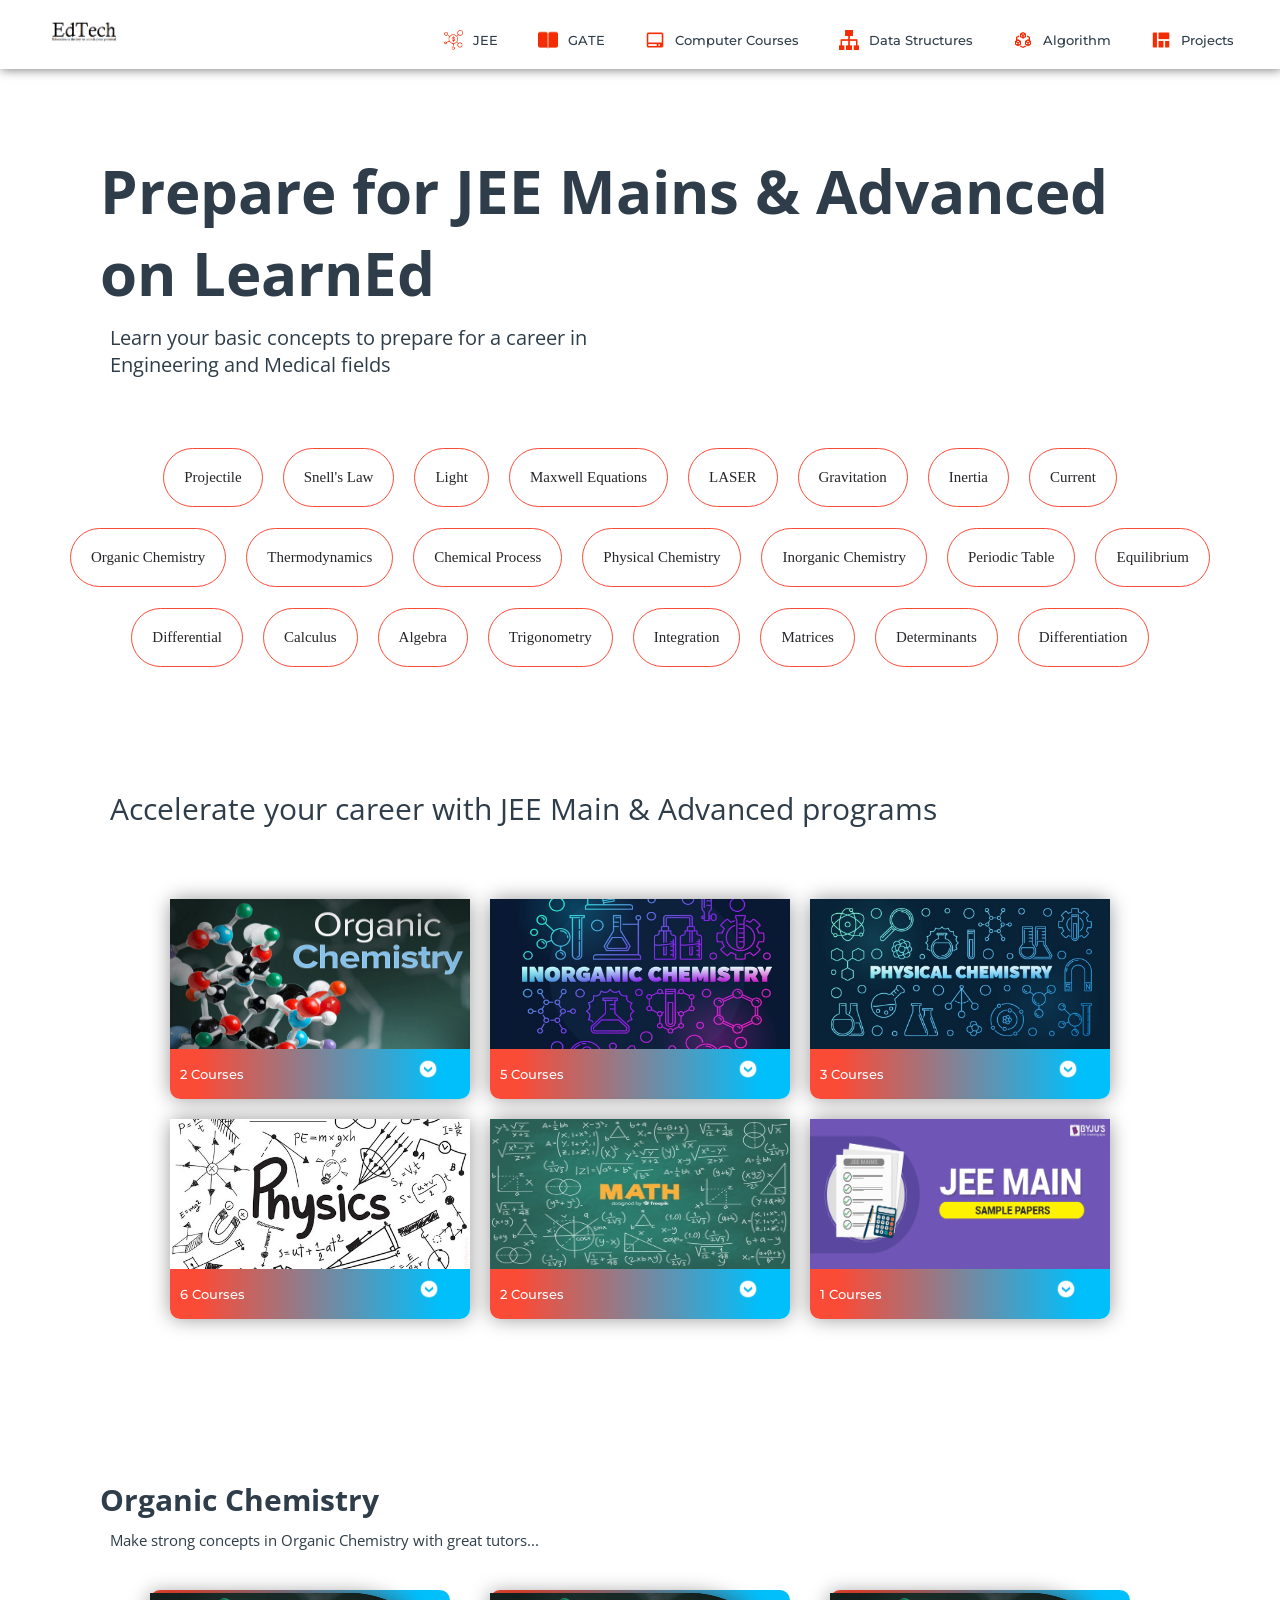
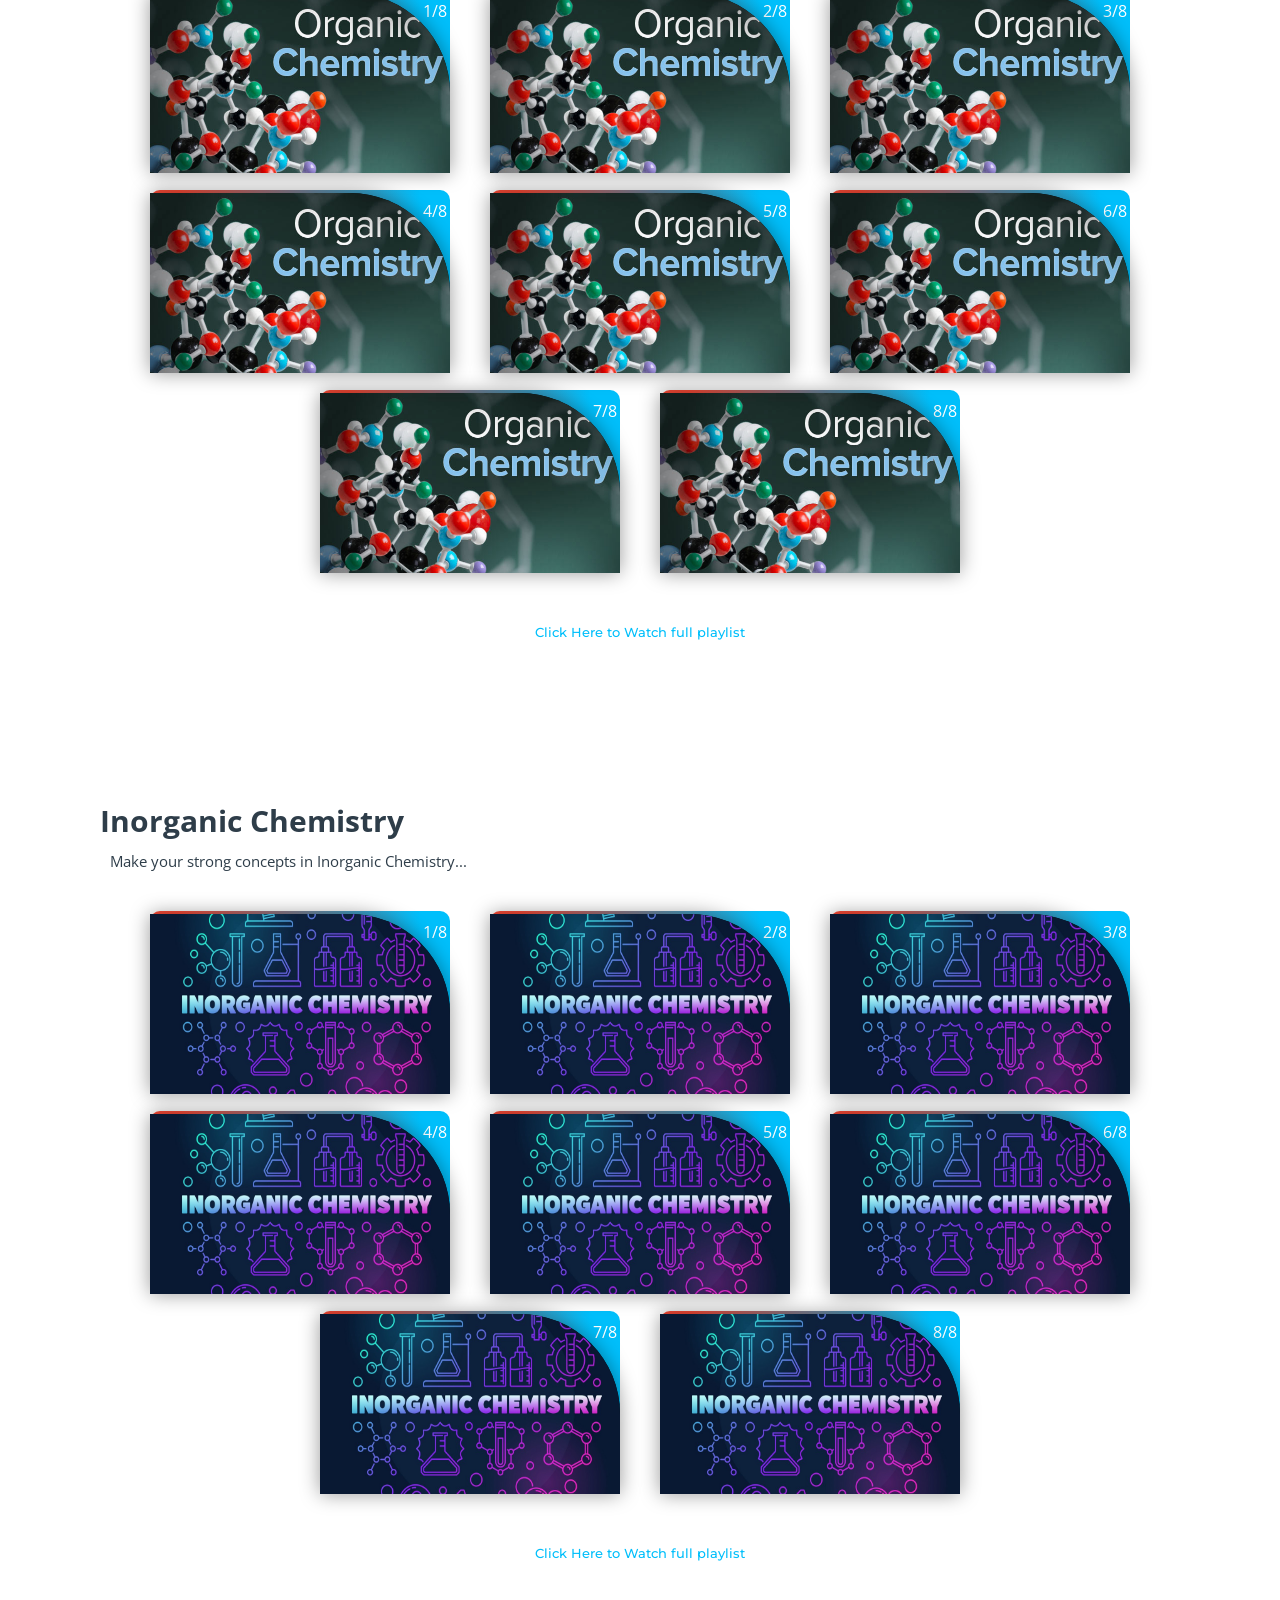
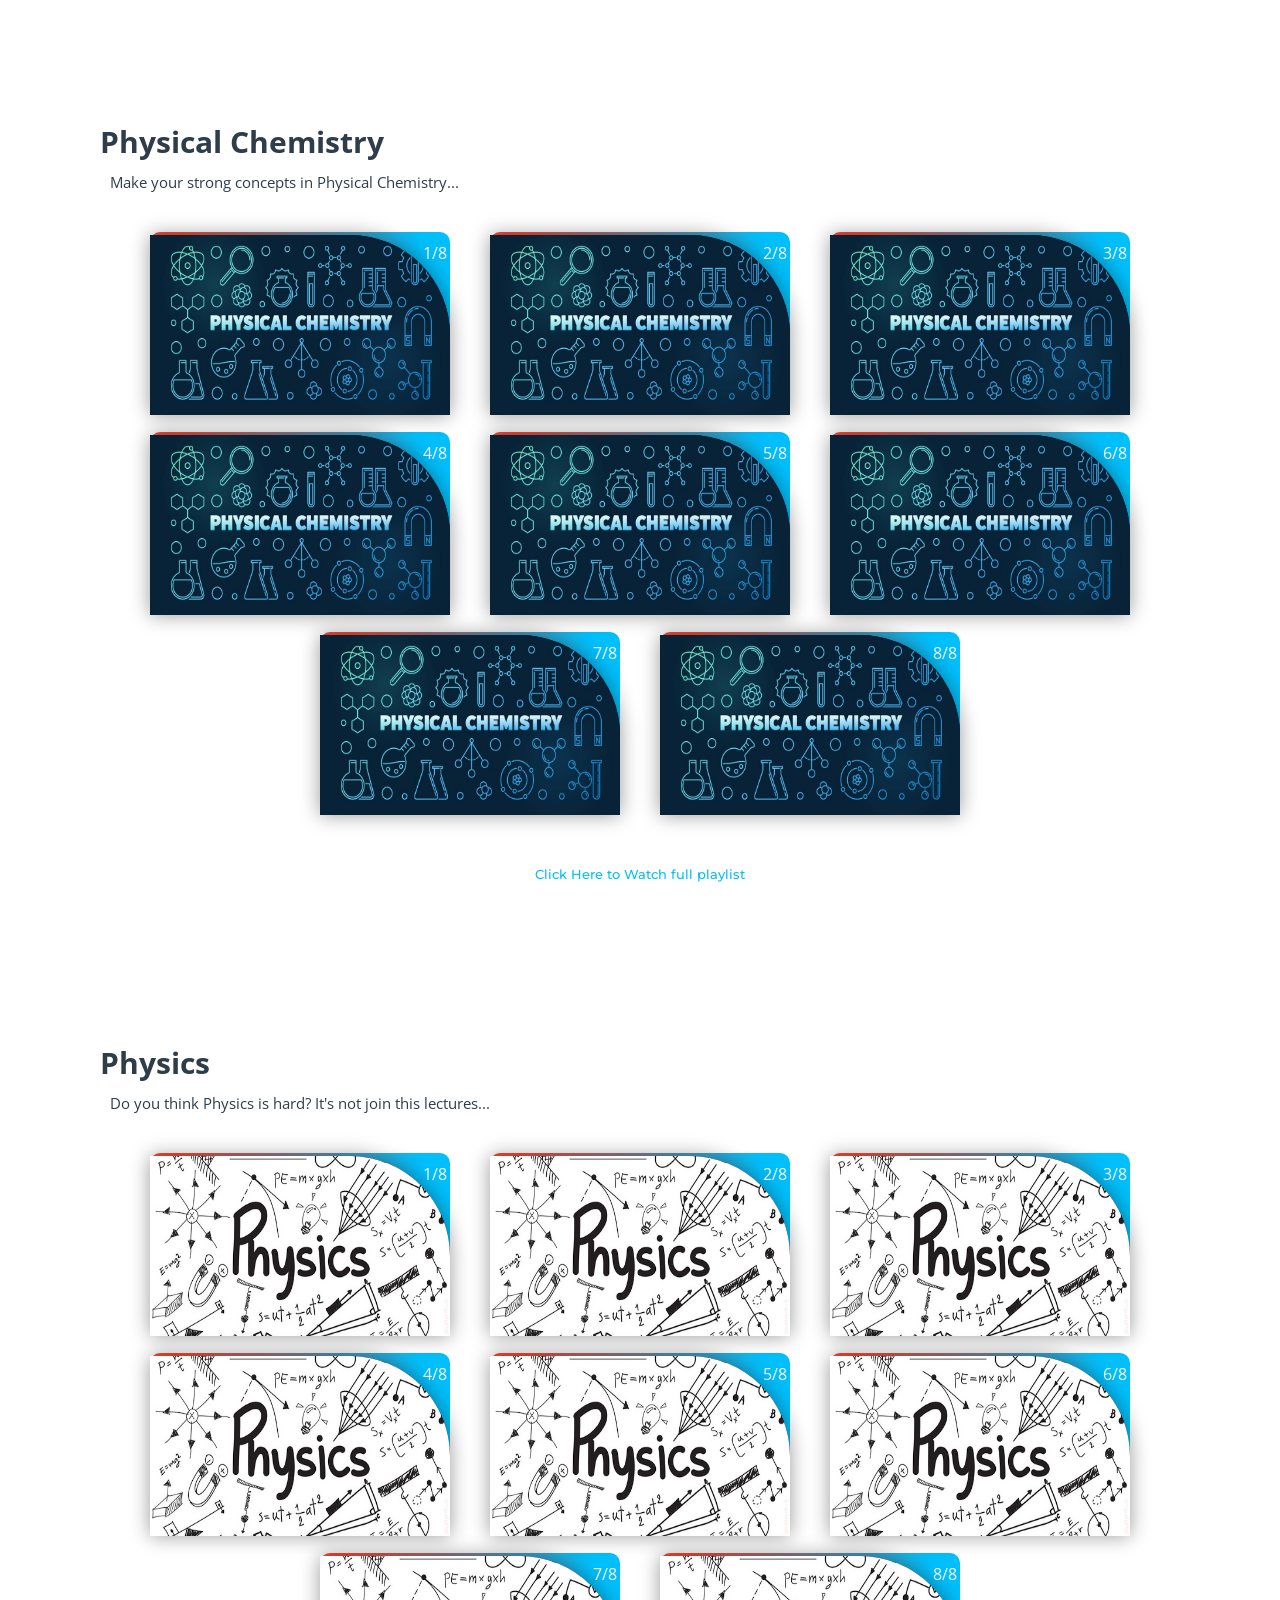
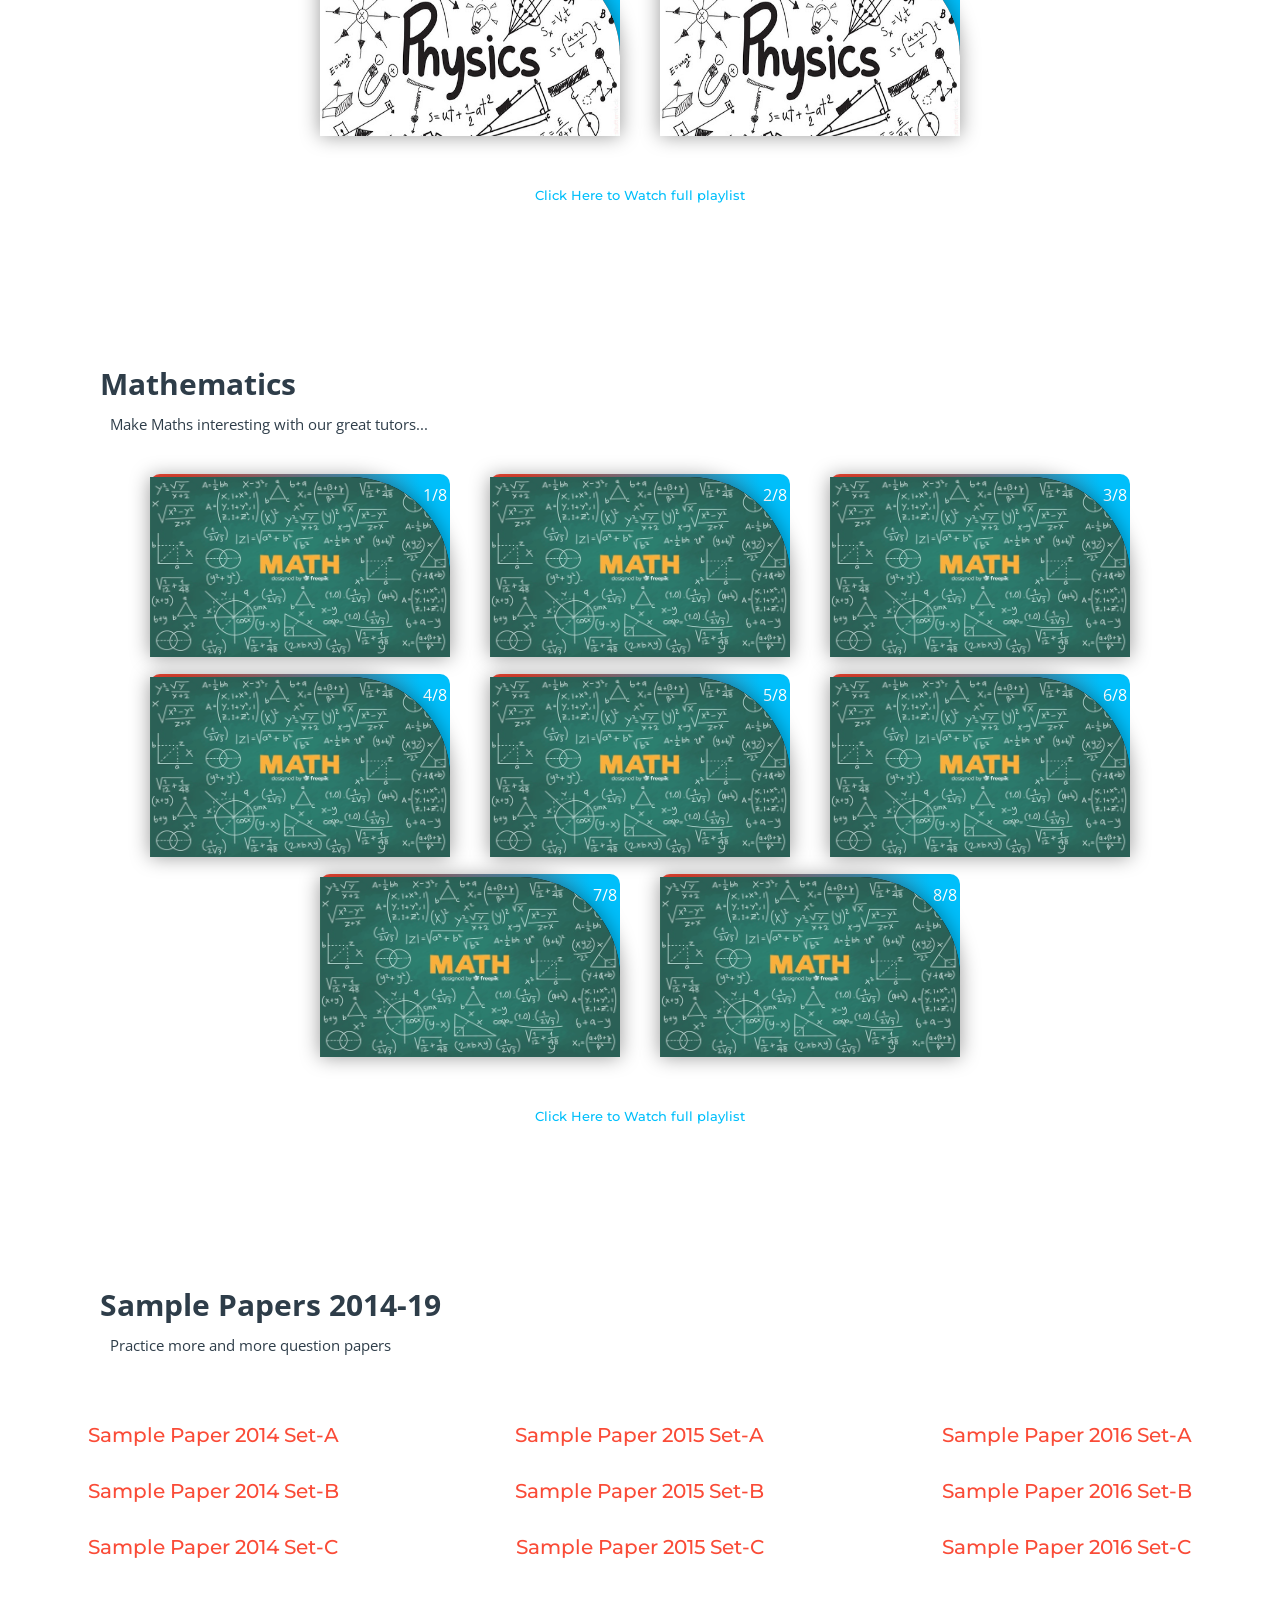
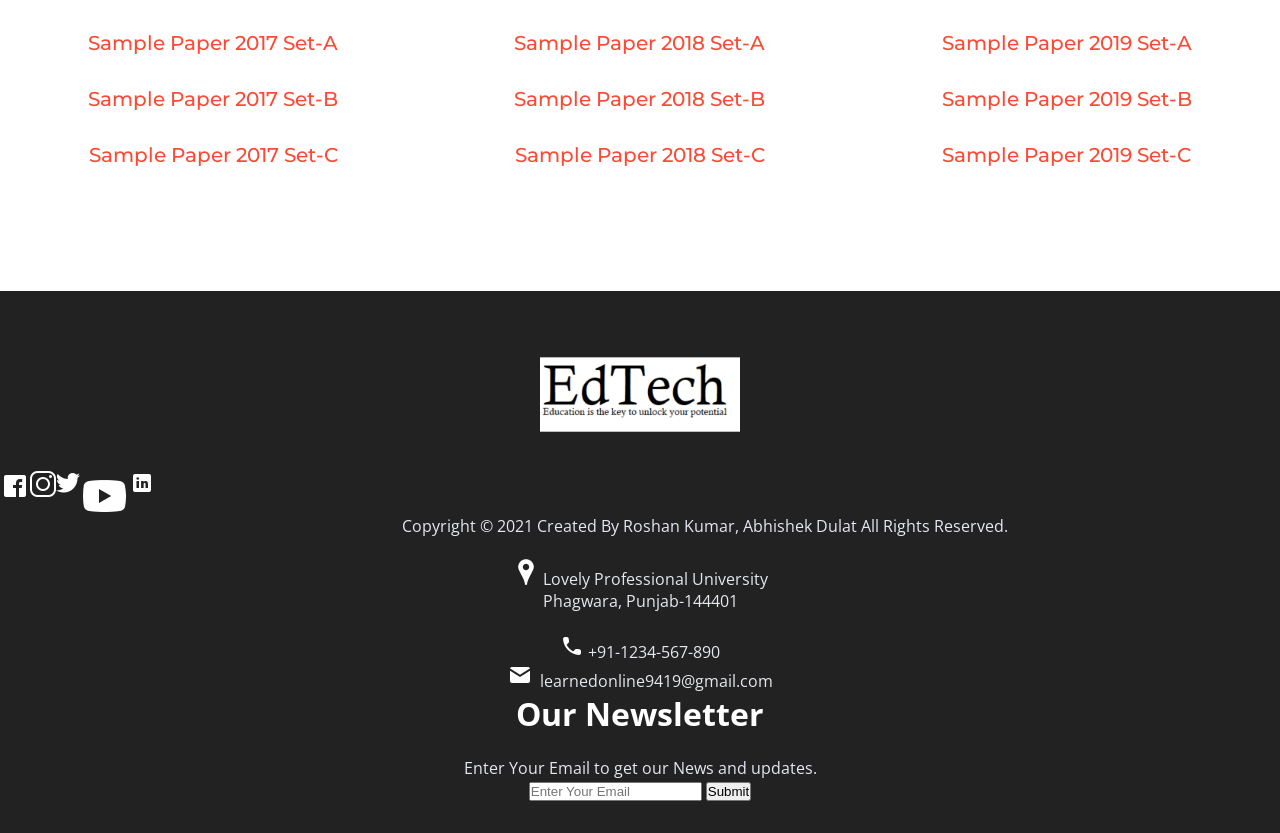
<file: subjects/jee.html>
<!DOCTYPE html>
<html>
<head>
	<link rel="shortcut icon" type="png" href="../images/icon/favicon.png">
	<title>Prepare for JEE Mains & Advanced</title>
	<link rel="stylesheet" type="text/css" href="subjects.css">
	<script type="text/javascript" src="../script.js"></script>
</head>
<body>

	<!-- NAVIGATION -->
	<header>
		<div class="nav" id="nav">
			<div id="learned-logo">
			<a href="../index.html"><img src="../images/icon/logo.png" style="width: 120px;"></a></div>
			<div class="switch-tab" id="switch-tab" onclick="switchTAB()"><img src="../images/icon/menu.png"></div>
			<ul id="list-switch">
				<li><a href="#"><img src="../images/courses/d1.png" class="icon">JEE</a></li>
				<li><a href="gate.html"><img src="../images/courses/paper.png" class="icon">GATE</a></li>
				<li><a href="computer_courses.html"><img src="../images/courses/computer.png" class="icon">Computer Courses</a></li>
				<li><a href="computer_courses.html#data"><img src="../images/courses/data.png" class="icon">Data Structures</a></li>
				<li><a href="computer_courses.html#algo"><img src="../images/courses/algo.png" class="icon">Algorithm</a></li>
				<li><a href="computer_courses.html#projects"><img src="../images/courses/projects.png" class="icon">Projects</a></li>
			</ul>
			<div class="search" id="search-switch">
				<input type="text" placeholder="Search" class="srch"><button id="srchbtn"><img src="../images/icon/search.png"></button>
			</div>
		</div>
	</header>

	<div class="title">
		<span>Prepare for JEE Mains & Advanced<br>on LearnEd</span>
		<div class="shortdesc">
			<p>Learn your basic concepts to prepare for a career in<br>Engineering and Medical fields</p>
		</div>
	</div>

<!-- Quick Links -->
	<div class="course">
		<div class="cbox">
		<div class="det"><a href="https://en.wikipedia.org/wiki/Projectile" target="_blank">Projectile</a></div>
		<div class="det"><a href="https://en.wikipedia.org/wiki/Snell%27s_law" target="_blank">Snell's Law</a></div>
		<div class="det"><a href="https://en.wikipedia.org/wiki/Light" target="_blank">Light</a></div>
		<div class="det"><a href="https://en.wikipedia.org/wiki/Maxwell%27s_equations" target="_blank">Maxwell Equations</a></div>
		<div class="det"><a href="https://en.wikipedia.org/wiki/Laser" target="_blank">LASER</a></div>
		<div class="det"><a href="https://en.wikipedia.org/wiki/Gravity" target="_blank">Gravitation</a></div>
		<div class="det"><a href="https://en.wikipedia.org/wiki/Inertia" target="_blank">Inertia</a></div>
		<div class="det"><a href="https://en.wikipedia.org/wiki/Current" target="_blank">Current</a></div>
		</div>
		<div class="cbox">
		<div class="det"><a href="#organic">Organic Chemistry</a></div>
		<div class="det"><a href="https://en.wikipedia.org/wiki/Thermodynamics" target="_blank">Thermodynamics</a></div>
		<div class="det"><a href="https://en.wikipedia.org/wiki/Chemical_process" target="_blank">Chemical Process</a></div>
		<div class="det"><a href="#physical">Physical Chemistry</a></div>
		<div class="det"><a href="#inorganic">Inorganic Chemistry</a></div>
		<div class="det"><a href="https://en.wikipedia.org/wiki/Periodic_table" target="_blank">Periodic Table</a></div>
		<div class="det"><a href="https://en.wikipedia.org/wiki/Equilibrium" target="_blank">Equilibrium</a></div>
		</div>
		<div class="cbox">
		<div class="det"><a href="#math">Differential</a></div>
		<div class="det"><a href="#math">Calculus</a></div>
		<div class="det"><a href="#math">Algebra</a></div>
		<div class="det"><a href="#math">Trigonometry</a></div>
		<div class="det"><a href="#math">Integration</a></div>
		<div class="det"><a href="#math">Matrices</a></div>
		<div class="det"><a href="#math">Determinants</a></div>
		<div class="det"><a href="#math">Differentiation</a></div>
		</div>
	</div>

	<div class="inbt">
		Accelerate your career with JEE Main & Advanced programs
	</div>

<!-- COURSES AVAILABLE -->
	<div class="ccard">
	<center>
		<div class="ccardbox">
			<div class="dcard">
				<div class="fpart"><img src="../images/courses/organic.jpg"></div>
				<a href="#organic"><div class="spart">2 Courses <img src="../images/icon/dropdown.png"></div></a>
			</div>
			<div class="dcard">
				<div class="fpart"><img src="../images/courses/inorganic.jpg"></div>
				<a href="#inorganic"><div class="spart">5 Courses <img src="../images/icon/dropdown.png"></div></a>
			</div>
			<div class="dcard">
				<div class="fpart"><img src="../images/courses/physical.jpg"></div>
				<a href="#physical"><div class="spart">3 Courses <img src="../images/icon/dropdown.png"></div></a>
			</div>
		</div>
		<div class="ccardbox">
			<div class="dcard">
				<div class="fpart"><img src="../images/courses/physics.jpg"></div>
				<a href="#physics"><div class="spart">6 Courses <img src="../images/icon/dropdown.png"></div></a>
			</div>
			<div class="dcard">
				<div class="fpart"><img src="../images/courses/math.jpg"></div>
				<a href="#math"><div class="spart">2 Courses <img src="../images/icon/dropdown.png"></div></a>
			</div>
			<div class="dcard">
				<div class="fpart"><img src="../images/courses/paper-download.png"></div>
				<a href="#sample_papers"><div class="spart">1 Courses <img src="../images/icon/dropdown.png"></div></a>
			</div>
		</div>
	</center>
	</div>

<!-- VIDEOS SECTION -->
	<div class="title2" id="organic">
		<span>Organic Chemistry</span>
		<div class="shortdesc2">
			<p>Make strong concepts in Organic Chemistry with great tutors...</p>
		</div>
	</div>
	
	<center>
		<div class="ccardbox2">
			<div class="dcard2"><span class="tag" >1/8</span>
				<div class="fpart2"><img src="../images/courses/organic.jpg">
					<iframe src="https://www.youtube.com/embed/bSMx0NS0XfY" frameborder="0" allow="accelerometer; autoplay; encrypted-media; gyroscope; picture-in-picture" allowfullscreen></iframe>
				</div>
			</div>
			<div class="dcard2"><span class="tag" >2/8</span>
				<div class="fpart2"><img src="../images/courses/organic.jpg">
					<iframe src="https://www.youtube.com/embed/bSMx0NS0XfY" frameborder="0" allow="accelerometer; autoplay; encrypted-media; gyroscope; picture-in-picture" allowfullscreen></iframe>
				</div>
			</div>
			<div class="dcard2"><span class="tag" >3/8</span>
				<div class="fpart2"><img src="../images/courses/organic.jpg">
					<iframe src="https://www.youtube.com/embed/bSMx0NS0XfY" frameborder="0" allow="accelerometer; autoplay; encrypted-media; gyroscope; picture-in-picture" allowfullscreen></iframe>
				</div>
			</div>
			<div class="dcard2"><span class="tag" >4/8</span>
				<div class="fpart2"><img src="../images/courses/organic.jpg">
					<iframe src="https://www.youtube.com/embed/bSMx0NS0XfY" frameborder="0" allow="accelerometer; autoplay; encrypted-media; gyroscope; picture-in-picture" allowfullscreen></iframe>
				</div>
			</div>
		
			<div class="dcard2"><span class="tag" >5/8</span>
				<div class="fpart2"><img src="../images/courses/organic.jpg">
					<iframe src="https://www.youtube.com/embed/bSMx0NS0XfY" frameborder="0" allow="accelerometer; autoplay; encrypted-media; gyroscope; picture-in-picture" allowfullscreen></iframe>
				</div>
			</div>
			<div class="dcard2"><span class="tag" >6/8</span>
				<div class="fpart2"><img src="../images/courses/organic.jpg">
					<iframe src="https://www.youtube.com/embed/bSMx0NS0XfY" frameborder="0" allow="accelerometer; autoplay; encrypted-media; gyroscope; picture-in-picture" allowfullscreen></iframe>
				</div>
			</div>
			<div class="dcard2"><span class="tag" >7/8</span>
				<div class="fpart2"><img src="../images/courses/organic.jpg">
					<iframe src="https://www.youtube.com/embed/bSMx0NS0XfY" frameborder="0" allow="accelerometer; autoplay; encrypted-media; gyroscope; picture-in-picture" allowfullscreen></iframe>
				</div>
			</div>
			<div class="dcard2"><span class="tag" >8/8</span>
				<div class="fpart2"><img src="../images/courses/organic.jpg">
					<iframe src="https://www.youtube.com/embed/bSMx0NS0XfY" frameborder="0" allow="accelerometer; autoplay; encrypted-media; gyroscope; picture-in-picture" allowfullscreen></iframe>
				</div>
			</div>
		</div>
	</center>

<br><br>
	<div class="click-me">
		<a href="https://www.youtube.com/watch?v=bSMx0NS0XfY&list=PL8dPuuaLjXtONguuhLdVmq0HTKS0jksS4" target="_blank">Click Here to Watch full playlist</a>
	</div>

<!-- VIDEOS SECTION -->

	<div class="title2" id="inorganic">
		<span>Inorganic Chemistry</span>
		<div class="shortdesc2">
			<p>Make your strong concepts in Inorganic Chemistry...</p>
		</div>
	</div>
	<center>
		<div class="ccardbox2">
			<div class="dcard2"><span class="tag" >1/8</span>
				<div class="fpart2"><img src="../images/courses/inorganic.jpg">
					<iframe src="https://www.youtube.com/embed/2B8CRyfGLo4" frameborder="0" allow="accelerometer; autoplay; encrypted-media; gyroscope; picture-in-picture" allowfullscreen></iframe>
				</div>
			</div>
			<div class="dcard2"><span class="tag" >2/8</span>
				<div class="fpart2"><img src="../images/courses/inorganic.jpg">
					<iframe src="https://www.youtube.com/embed/2B8CRyfGLo4" frameborder="0" allow="accelerometer; autoplay; encrypted-media; gyroscope; picture-in-picture" allowfullscreen></iframe>
				</div>
			</div>
			<div class="dcard2"><span class="tag" >3/8</span>
				<div class="fpart2"><img src="../images/courses/inorganic.jpg">
					<iframe src="https://www.youtube.com/embed/2B8CRyfGLo4" frameborder="0" allow="accelerometer; autoplay; encrypted-media; gyroscope; picture-in-picture" allowfullscreen></iframe>
				</div>
			</div>
			<div class="dcard2"><span class="tag" >4/8</span>
				<div class="fpart2"><img src="../images/courses/inorganic.jpg">
					<iframe src="https://www.youtube.com/embed/2B8CRyfGLo4" frameborder="0" allow="accelerometer; autoplay; encrypted-media; gyroscope; picture-in-picture" allowfullscreen></iframe>
				</div>
			</div>
		
			<div class="dcard2"><span class="tag" >5/8</span>
				<div class="fpart2"><img src="../images/courses/inorganic.jpg">
					<iframe src="https://www.youtube.com/embed/2B8CRyfGLo4" frameborder="0" allow="accelerometer; autoplay; encrypted-media; gyroscope; picture-in-picture" allowfullscreen></iframe>
				</div>
			</div>
			<div class="dcard2"><span class="tag" >6/8</span>
				<div class="fpart2"><img src="../images/courses/inorganic.jpg">
					<iframe src="https://www.youtube.com/embed/2B8CRyfGLo4" frameborder="0" allow="accelerometer; autoplay; encrypted-media; gyroscope; picture-in-picture" allowfullscreen></iframe>
				</div>
			</div>
			<div class="dcard2"><span class="tag" >7/8</span>
				<div class="fpart2"><img src="../images/courses/inorganic.jpg">
					<iframe src="https://www.youtube.com/embed/2B8CRyfGLo4" frameborder="0" allow="accelerometer; autoplay; encrypted-media; gyroscope; picture-in-picture" allowfullscreen></iframe>
				</div>
			</div>
			<div class="dcard2"><span class="tag" >8/8</span>
				<div class="fpart2"><img src="../images/courses/inorganic.jpg">
					<iframe src="https://www.youtube.com/embed/Iuo9PpGE04Y" frameborder="0" allow="accelerometer; autoplay; encrypted-media; gyroscope; picture-in-picture" allowfullscreen></iframe>
				</div>
			</div>
		</div>
	</center>
<br><br>
	<div class="click-me">
		<a href="https://www.youtube.com/watch?v=2B8CRyfGLo4" target="_blank">Click Here to Watch full playlist</a>
	</div>

<!-- VIDEOS SECTION -->

	<div class="title2" id="physical">
		<span>Physical Chemistry</span>
		<div class="shortdesc2">
			<p>Make your strong concepts in Physical Chemistry...</p>
		</div>
	</div>
	<center>
		<div class="ccardbox2">
			<div class="dcard2"><span class="tag" >1/8</span>
				<div class="fpart2"><img src="../images/courses/physical.jpg">
					<iframe src="https://www.youtube.com/embed/2y4cf47I21A" frameborder="0" allow="accelerometer; autoplay; encrypted-media; gyroscope; picture-in-picture" allowfullscreen></iframe>
				</div>
			</div>
			<div class="dcard2"><span class="tag" >2/8</span>
				<div class="fpart2"><img src="../images/courses/physical.jpg">
					<iframe src="https://www.youtube.com/embed/2y4cf47I21A" frameborder="0" allow="accelerometer; autoplay; encrypted-media; gyroscope; picture-in-picture" allowfullscreen></iframe>
				</div>
			</div>
			<div class="dcard2"><span class="tag" >3/8</span>
				<div class="fpart2"><img src="../images/courses/physical.jpg">
					<iframe src="https://www.youtube.com/embed/2y4cf47I21A" frameborder="0" allow="accelerometer; autoplay; encrypted-media; gyroscope; picture-in-picture" allowfullscreen></iframe>
				</div>
			</div>
			<div class="dcard2"><span class="tag" >4/8</span>
				<div class="fpart2"><img src="../images/courses/physical.jpg">
					<iframe src="https://www.youtube.com/embed/2y4cf47I21A" frameborder="0" allow="accelerometer; autoplay; encrypted-media; gyroscope; picture-in-picture" allowfullscreen></iframe>
				</div>
			</div>
		
			<div class="dcard2"><span class="tag" >5/8</span>
				<div class="fpart2"><img src="../images/courses/physical.jpg">
					<iframe src="https://www.youtube.com/embed/2y4cf47I21A" frameborder="0" allow="accelerometer; autoplay; encrypted-media; gyroscope; picture-in-picture" allowfullscreen></iframe>
				</div>
			</div>
			<div class="dcard2"><span class="tag" >6/8</span>
				<div class="fpart2"><img src="../images/courses/physical.jpg">
					<iframe src="https://www.youtube.com/embed/2y4cf47I21A" frameborder="0" allow="accelerometer; autoplay; encrypted-media; gyroscope; picture-in-picture" allowfullscreen></iframe>
				</div>
			</div>
			<div class="dcard2"><span class="tag" >7/8</span>
				<div class="fpart2"><img src="../images/courses/physical.jpg">
					<iframe src="https://www.youtube.com/embed/2y4cf47I21A" frameborder="0" allow="accelerometer; autoplay; encrypted-media; gyroscope; picture-in-picture" allowfullscreen></iframe>
				</div>
			</div>
			<div class="dcard2"><span class="tag" >8/8</span>
				<div class="fpart2"><img src="../images/courses/physical.jpg">
					<iframe src="https://www.youtube.com/embed/2y4cf47I21A" frameborder="0" allow="accelerometer; autoplay; encrypted-media; gyroscope; picture-in-picture" allowfullscreen></iframe>
				</div>
			</div>
		</div>
	</center>
<br><br>
	<div class="click-me">
		<a href="https://youtu.be/2y4cf47I21A" target="_blank">Click Here to Watch full playlist</a>
	</div>


<!-- VIDEOS SECTION -->

	<div class="title2" id="physics">
		<span>Physics</span>
		<div class="shortdesc2">
			<p>Do you think Physics is hard? It's not join this lectures...</p>
		</div>
	</div>
	<center>
		<div class="ccardbox2">
			<div class="dcard2"><span class="tag" >1/8</span>
				<div class="fpart2"><img src="../images/courses/physics.jpg">
					<iframe src="https://www.youtube.com/embed/FYE0YYuAyu0" frameborder="0" allow="accelerometer; autoplay; encrypted-media; gyroscope; picture-in-picture" allowfullscreen></iframe>
				</div>
			</div>
			<div class="dcard2"><span class="tag" >2/8</span>
				<div class="fpart2"><img src="../images/courses/physics.jpg">
					<iframe src="https://www.youtube.com/embed/FYE0YYuAyu0" frameborder="0" allow="accelerometer; autoplay; encrypted-media; gyroscope; picture-in-picture" allowfullscreen></iframe>
				</div>
			</div>
			<div class="dcard2"><span class="tag" >3/8</span>
				<div class="fpart2"><img src="../images/courses/physics.jpg">
					<iframe src="https://www.youtube.com/embed/FYE0YYuAyu0" frameborder="0" allow="accelerometer; autoplay; encrypted-media; gyroscope; picture-in-picture" allowfullscreen></iframe>
				</div>
			</div>
			<div class="dcard2"><span class="tag" >4/8</span>
				<div class="fpart2"><img src="../images/courses/physics.jpg">
					<iframe src="https://www.youtube.com/embed/FYE0YYuAyu0" frameborder="0" allow="accelerometer; autoplay; encrypted-media; gyroscope; picture-in-picture" allowfullscreen></iframe>
				</div>
			</div>
		
			<div class="dcard2"><span class="tag" >5/8</span>
				<div class="fpart2"><img src="../images/courses/physics.jpg">
					<iframe src="https://www.youtube.com/embed/FYE0YYuAyu0" frameborder="0" allow="accelerometer; autoplay; encrypted-media; gyroscope; picture-in-picture" allowfullscreen></iframe>
				</div>
			</div>
			<div class="dcard2"><span class="tag" >6/8</span>
				<div class="fpart2"><img src="../images/courses/physics.jpg">
					<iframe src="https://www.youtube.com/embed/FYE0YYuAyu0" frameborder="0" allow="accelerometer; autoplay; encrypted-media; gyroscope; picture-in-picture" allowfullscreen></iframe>
				</div>
			</div>
			<div class="dcard2"><span class="tag" >7/8</span>
				<div class="fpart2"><img src="../images/courses/physics.jpg">
					<iframe src="https://www.youtube.com/embed/FYE0YYuAyu0" frameborder="0" allow="accelerometer; autoplay; encrypted-media; gyroscope; picture-in-picture" allowfullscreen></iframe>
				</div>
			</div>
			<div class="dcard2"><span class="tag" >8/8</span>
				<div class="fpart2"><img src="../images/courses/physics.jpg">
					<iframe src="https://www.youtube.com/embed/FYE0YYuAyu0" frameborder="0" allow="accelerometer; autoplay; encrypted-media; gyroscope; picture-in-picture" allowfullscreen></iframe>
				</div>
			</div>
		</div>
	</center>
<br><br>
	<div class="click-me">
		<a href="https://youtu.be/FYE0YYuAyu0" target="_blank">Click Here to Watch full playlist</a>
	</div>

<!-- VIDEOS SECTION -->

	<div class="title2" id="math">
		<span>Mathematics</span>
		<div class="shortdesc2">
			<p>Make Maths interesting with our great tutors...</p>
		</div>
	</div>
	<center>
		<div class="ccardbox2">
			<div class="dcard2"><span class="tag" >1/8</span>
				<div class="fpart2"><img src="../images/courses/math.jpg">
					<iframe src="https://www.youtube.com/embed/xxGyTHWrHZg" frameborder="0" allow="accelerometer; autoplay; encrypted-media; gyroscope; picture-in-picture" allowfullscreen></iframe>
				</div>
			</div>
			<div class="dcard2"><span class="tag" >2/8</span>
				<div class="fpart2"><img src="../images/courses/math.jpg">
					<iframe src="https://www.youtube.com/embed/xxGyTHWrHZg" frameborder="0" allow="accelerometer; autoplay; encrypted-media; gyroscope; picture-in-picture" allowfullscreen></iframe>
				</div>
			</div>
			<div class="dcard2"><span class="tag" >3/8</span>
				<div class="fpart2"><img src="../images/courses/math.jpg">
					<iframe src="https://www.youtube.com/embed/xxGyTHWrHZg" frameborder="0" allow="accelerometer; autoplay; encrypted-media; gyroscope; picture-in-picture" allowfullscreen></iframe>
				</div>
			</div>
			<div class="dcard2"><span class="tag" >4/8</span>
				<div class="fpart2"><img src="../images/courses/math.jpg">
					<iframe src="https://www.youtube.com/embed/xxGyTHWrHZg" frameborder="0" allow="accelerometer; autoplay; encrypted-media; gyroscope; picture-in-picture" allowfullscreen></iframe>
				</div>
			</div>
		
			<div class="dcard2"><span class="tag" >5/8</span>
				<div class="fpart2"><img src="../images/courses/math.jpg">
					<iframe src="https://www.youtube.com/embed/xxGyTHWrHZg" frameborder="0" allow="accelerometer; autoplay; encrypted-media; gyroscope; picture-in-picture" allowfullscreen></iframe>
				</div>
			</div>
			<div class="dcard2"><span class="tag" >6/8</span>
				<div class="fpart2"><img src="../images/courses/math.jpg">
					<iframe src="https://www.youtube.com/embed/xxGyTHWrHZg" frameborder="0" allow="accelerometer; autoplay; encrypted-media; gyroscope; picture-in-picture" allowfullscreen></iframe>
				</div>
			</div>
			<div class="dcard2"><span class="tag" >7/8</span>
				<div class="fpart2"><img src="../images/courses/math.jpg">
					<iframe src="https://www.youtube.com/embed/xxGyTHWrHZg" frameborder="0" allow="accelerometer; autoplay; encrypted-media; gyroscope; picture-in-picture" allowfullscreen></iframe>
				</div>
			</div>
			<div class="dcard2"><span class="tag" >8/8</span>
				<div class="fpart2"><img src="../images/courses/math.jpg">
					<iframe src="https://www.youtube.com/embed/xxGyTHWrHZg" frameborder="0" allow="accelerometer; autoplay; encrypted-media; gyroscope; picture-in-picture" allowfullscreen></iframe>
				</div>
			</div>
		</div>
	</center>

<br><br>
	<div class="click-me">
		<a href="https://youtu.be/xxGyTHWrHZg" target="_blank">Click Here to Watch full playlist</a>
	</div>


<!-- SAMPLE PAPERS -->
	<div class="title2" id="sample_papers">
		<span>Sample Papers 2014-19</span>
		<div class="shortdesc2">
			<p>Practice more and more question papers</p>
		</div>
	</div>

	<div class="sample">
		<ul>
			<li><a href="../samplePapers/p1.pdf" target="_blank">Sample Paper 2014 Set-A</a></li>
			<li><a href="../samplePapers/p1.pdf" target="_blank">Sample Paper 2014 Set-B</a></li>
			<li><a href="../samplePapers/p1.pdf" target="_blank">Sample Paper 2014 Set-C</a></li>
		</ul>
		<ul>
			<li><a href="../samplePapers/p1.pdf" target="_blank">Sample Paper 2015 Set-A</a></li>
			<li><a href="../samplePapers/p1.pdf" target="_blank">Sample Paper 2015 Set-B</a></li>
			<li><a href="../samplePapers/p1.pdf" target="_blank">Sample Paper 2015 Set-C</a></li>
		</ul>
		<ul>
			<li><a href="../samplePapers/p1.pdf" target="_blank">Sample Paper 2016 Set-A</a></li>
			<li><a href="../samplePapers/p1.pdf" target="_blank">Sample Paper 2016 Set-B</a></li>
			<li><a href="../samplePapers/p1.pdf" target="_blank">Sample Paper 2016 Set-C</a></li>
		</ul>
	</div>
	<div class="sample lastSample">
		<ul>
			<li><a href="../samplePapers/p1.pdf" target="_blank">Sample Paper 2017 Set-A</a></li>
			<li><a href="../samplePapers/p1.pdf" target="_blank">Sample Paper 2017 Set-B</a></li>
			<li><a href="../samplePapers/p1.pdf" target="_blank">Sample Paper 2017 Set-C</a></li>
		</ul>
		<ul>
			<li><a href="../samplePapers/p1.pdf" target="_blank">Sample Paper 2018 Set-A</a></li>
			<li><a href="../samplePapers/p1.pdf" target="_blank">Sample Paper 2018 Set-B</a></li>
			<li><a href="../samplePapers/p1.pdf" target="_blank">Sample Paper 2018 Set-C</a></li>
		</ul>
		<ul>
			<li><a href="../samplePapers/p1.pdf" target="_blank">Sample Paper 2019 Set-A</a></li>
			<li><a href="../samplePapers/p1.pdf" target="_blank">Sample Paper 2019 Set-B</a></li>
			<li><a href="../samplePapers/p1.pdf" target="_blank">Sample Paper 2019 Set-C</a></li>
		</ul>
	</div>

<!-- FOOTER -->
<footer>
	<div class="footer-container">
		<div class="left-col">
			<img src="../images/icon/logo - Copy.png" style="width: 200px;">
			<div class="logo"></div>
			<div class="social-media">
				<a href="#"><img src="../images/icon\fb.png"></a>
				<a href="#"><img src="../images/icon\insta.png"></a>
				<a href="#"><img src="../images/icon\tt.png"></a>
				<a href="#"><img src="../images/icon\ytube.png"></a>
				<a href="#"><img src="../images/icon\linkedin.png"></a>
			</div><br><br>
			<p class="rights-text">Copyright © 2021 Created By Roshan Kumar, Abhishek Dulat All Rights Reserved.</p>
			<br><p><img src="../images/icon/location.png"> Lovely Professional University<br>Phagwara, Punjab-144401</p><br>
			<p><img src="../images/icon/phone.png"> +91-1234-567-890<br><img src="../images/icon/mail.png">&nbsp; learnedonline9419@gmail.com</p>
		</div>
		<div class="right-col">
			<h1 style="color: #fff">Our Newsletter</h1>
			<div class="border"></div><br>
			<p>Enter Your Email to get our News and updates.</p>
			<form class="newsletter-form">
				<input class="txtb" type="email" placeholder="Enter Your Email">
				<input class="btn" type="submit" value="Submit">
			</form>
		</div>
	</div>
</footer>

</body>
</html>
</file>
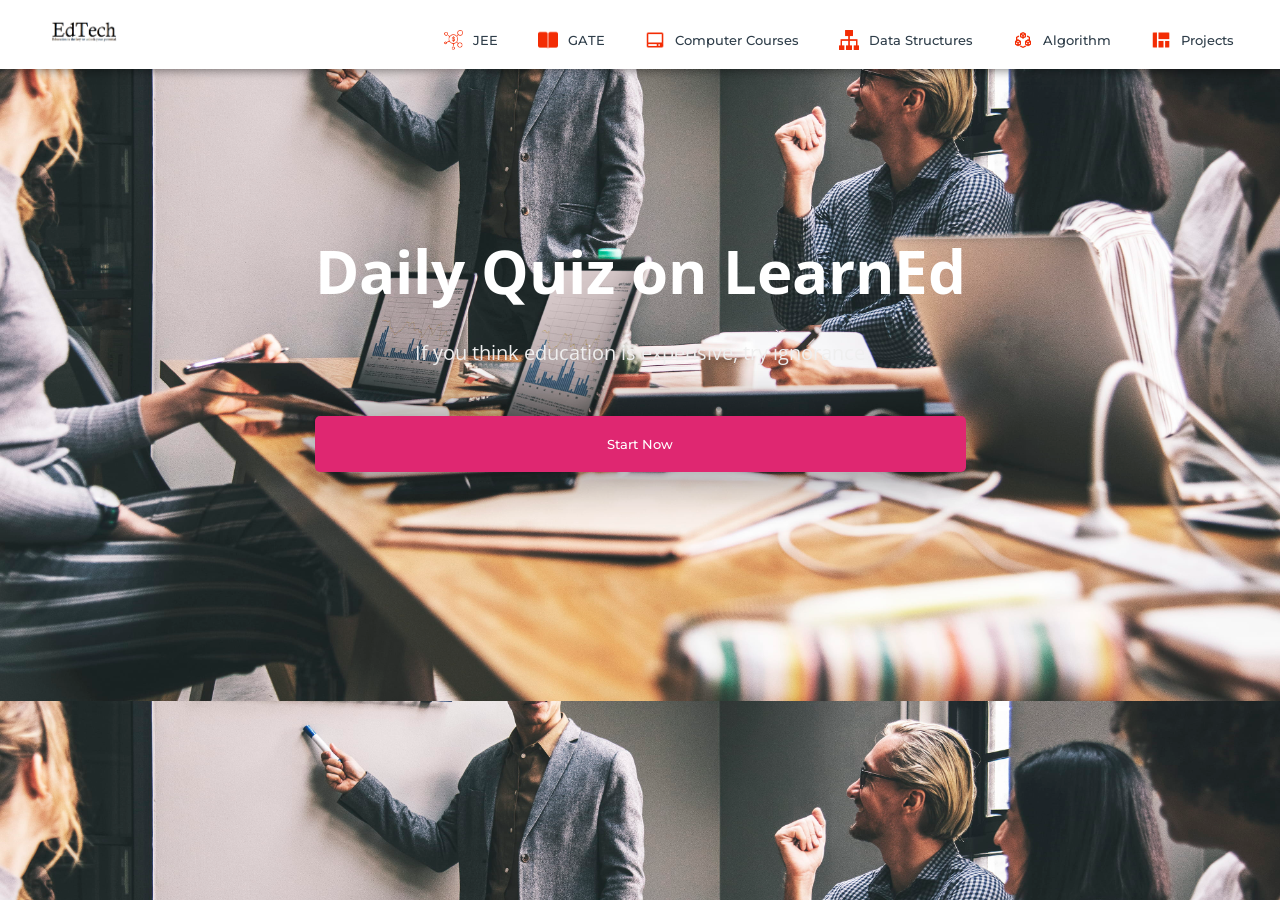
<file: subjects/quiz-backup.html>
<!DOCTYPE html>
<html>
<head>
	<link rel="shortcut icon" type="png" href="../images/icon/favicon.png">
	<title>Quiz on LearnEd</title>
	<link rel="stylesheet" type="text/css" href="quizStyle.css">
	<script type="text/javascript" src="../script.js"></script>
</head>
<body>
	
<!-- NAVIGATION -->
	<header>
		<div class="nav" id="nav">
			<div id="learned-logo">
			<a href="../index.html"><img src="../images/icon/logo.png" style="width: 120px;"></a></div>
			<div class="switch-tab" id="switch-tab" onclick="switchTAB()"><img src="../images/icon/menu.png"></div>
			<ul id="list-switch">
				<li><a href="jee.html"><img src="../images/courses/d1.png" class="icon">JEE</a></li>
				<li><a href="gate.html"><img src="../images/courses/paper.png" class="icon">GATE</a></li>
				<li><a href="computer_courses.html"><img src="../images/courses/computer.png" class="icon">Computer Courses</a></li>
				<li><a href="computer_courses.html#data"><img src="../images/courses/data.png" class="icon">Data Structures</a></li>
				<li><a href="computer_courses.html#algo"><img src="../images/courses/algo.png" class="icon">Algorithm</a></li>
				<li><a href="computer_courses.html#projects"><img src="../images/courses/projects.png" class="icon">Projects</a></li>
			</ul>
			<div class="search" id="search-switch">
				<input type="search" placeholder="Search" class="srch"><button id="srchbtn"><img src="../images/icon/search.png"></button>
			</div>
		</div>
	</header>
	

<!-- MAIN Heading of Page -->
	<div class="title" id="title">
		<span>Daily Quiz on LearnEd</span>
		<div class="shortdesc"><br>
			<p>If you think education is expensive, try ignorance</p>
		</div>
		<button onclick="startquiz()">Start Now</button>
	</div>


<div class="panel" id="panel">
	
	<div class="left-side" id="left">
		<ul>
			<li onclick="quizt(1)">HOME</li>
			<li onclick="quizt(2)">JEE Mains</li>
			<li onclick="quizt(3)">JEE Advanced</li>
			<li onclick="quizt(4)">GATE</li>
			<li onclick="quizt(5)">C/C++</li>
			<li onclick="quizt(6)">Java</li>
			<li onclick="quizt(7)">Python</li>
			<li onclick="quizt(8)">JavaScript</li>
			<li onclick="quizt(9)">Data Structures</li>
			<li onclick="quizt(10)">Algorithm</li>
			<li onclick="quizt(11)">Interview Questions</li>
		</ul>
	</div>

	<div class="right-side" id="right">
		<div id="quiz-container">
			
			<div id="f1"><div class="quiz-frame main-frame"></div></div>

			<div id="f2"><iframe class="quiz-frame" src="https://docs.google.com/forms/d/e/1FAIpQLSe3hXLPuiQGqj1n3IeeAzM8YLNpgJIIk_zfteoEdWka4X3wxQ/viewform?embedded=true" frameborder="0" marginheight="0" marginwidth="0">Loading…</iframe></div>
			
			<div id="f3"><iframe class="quiz-frame" src="https://docs.google.com/forms/d/e/1FAIpQLSeVTLsd_AqZGpbIMnZRm20OKrjjiYSirWBjfCHpWtAsMQU--g/viewform?embedded=true" frameborder="0" marginheight="0" marginwidth="0">Loading…</iframe></div>
			
			<div id="f4"><iframe class="quiz-frame" src="https://docs.google.com/forms/d/e/1FAIpQLSdjSKZhQp5jqqR34zD_uWMtgXr18F9pdK6YqcafLSP6J7VZjw/viewform?embedded=true" frameborder="0" marginheight="0" marginwidth="0">Loading…</iframe></div>

			<div id="f5"><iframe class="quiz-frame" src="https://docs.google.com/forms/d/e/1FAIpQLSe1xs1-41MAbLN7KkXrJwtGdbl5ydxe_vX_nmFRjf6c0wtYkA/viewform?embedded=true"  frameborder="0" marginheight="0" marginwidth="0">Loading…</iframe></iframe></div>
			
			<div id="f6"><iframe class="quiz-frame" src="https://docs.google.com/forms/d/e/1FAIpQLSdHFDm_BakVxro_zJI78OF2OLJpXgDzzaAVMHD9hptWlXBSpA/viewform?embedded=true" frameborder="0" marginheight="0" marginwidth="0">Loading…</iframe></div>
			
			<div id="f7"><iframe class="quiz-frame" src="https://docs.google.com/forms/d/e/1FAIpQLSdgD7yFEJtqpkImDiLAaQ7w9VcsO688gr1V3Gl7FqwM5yXtWQ/viewform?embedded=true" frameborder="0" marginheight="0" marginwidth="0">Loading…</iframe></div>

			<div id="f8"><iframe class="quiz-frame" src="https://docs.google.com/forms/d/e/1FAIpQLSchDBnai_Aup7YFJQegg4z-qoB338p010VgZRxBYDT17xoRew/viewform?embedded=true" frameborder="0" marginheight="0" marginwidth="0">Loading…</iframe></div>

			<div id="f9"><iframe class="quiz-frame" src="https://docs.google.com/forms/d/e/1FAIpQLSfY5oIAz4R9Ty-LBpx7h4th6OJ0-RkrxIlLslRV4NjwwW8_uw/viewform?embedded=true" frameborder="0" marginheight="0" marginwidth="0">Loading…</iframe></div>
			
			<div id="f10"><iframe class="quiz-frame" src="https://docs.google.com/forms/d/e/1FAIpQLSflwS89sG7H98J9vFgFqJgsKaZ5gpq3yUlOiW3up7RQQ-qRnw/viewform?embedded=true" frameborder="0" marginheight="0" marginwidth="0">Loading…</iframe></div>

			<div id="f11"><iframe class="quiz-frame" src="https://docs.google.com/forms/d/e/1FAIpQLSe_aS8-CMNFdUzI1UE73zahC2bmMwJkmB6FJXPIeKbLIBqB4Q/viewform?embedded=true" frameborder="0" marginheiclass="quiz-frame" ght="0" marginwidth="0">Loading…</iframe></div>

		</div>
	</div>

</div>

	<script type="text/javascript" src="../script.js"></script>
</body>
</html>
</file>
<file: css/comingsoon.css>
*{
    margin: 0;
    padding: 0;
    box-sizing: border-box;
}

html{
    font-size: 62.5%; /* 1rem = 10px */
}

body{
    font-family: "Lato", sans-serif;
    font-weight: 400;
    line-height: 1.7;
    color: #777;
    
}

.main-title{
    text-align: center;
    margin-top: 2rem;
    margin-bottom: 8rem;
    text-shadow: 
    1px 0px 1px #ccc, 0px 1px 1px #eee, 
    2px 1px 1px #ccc, 1px 2px 1px #eee,
    3px 2px 1px #ccc, 2px 3px 1px #eee,
    4px 3px 1px #ccc, 3px 4px 1px #eee,
    5px 4px 1px #ccc, 4px 5px 1px #eee,
    6px 5px 1px #ccc, 5px 6px 1px #eee,
    7px 6px 1px #ccc;
}

.main-title h1{
    font-size: 7rem;
    text-transform: uppercase;
    font-weight: 800;
    color: #555;
}

.main-title h2{
    font-size: 4rem;
    font-weight: 300;
    text-transform: uppercase;
}

.svg-img{
   display: block;
   margin: auto;
}

svg{
    height: 450px;
    display: block;
   margin: auto;
}

#clock{
    animation: clockHand 5s infinite linear;
    
    
    transform-box: fill-box;
    transform-origin: bottom;
}

#leftTree, #righTree{
    animation: tree 2s ease-in-out infinite alternate;
    transform-box: fill-box;
    transform-origin: bottom;
}

#man{
    animation: manBody 1s ease-in-out infinite alternate;
    transform-box: fill-box;
    transform-origin: bottom;
}

#pc-circle{
    fill: #6ace66;
    stroke-width: 4;
    animation: change-light 4s linear infinite alternate;
}

.footer {
    position: absolute;
    bottom: 0;
    width: 100%;
    height: 35px;
    line-height: 35px;
    background-color: #f5f5f5;
    font-size: 1.3rem;
}

@keyframes clockHand{
    from{
        transform: rotateZ(0deg);
    }
    from{
        transform: rotateZ(-360deg);
    }
}

@keyframes manBody{
    from{
        transform: rotateX(0deg);
    }
    to{
        transform: rotateX(10deg);
    }
}

@keyframes tree{
    from{
        transform: rotateZ(10deg);
    }
    to{
        transform: rotateZ(-20deg);
    }
}

@keyframes change-light {
    0% {
        stroke: #cd61f8;
      }
      25% {
        stroke: #6ace66;
      }
      75% {
        stroke: #2995c0;
      }
      100% {
        stroke: #e92949;
      }
  }

  /* Media Queries */

  @media (min-width: 640px){
    .main-title h1{
        font-size: 5rem;
        text-transform: uppercase;
        font-weight: 700;
        color: #555;
    }
    
    .main-title h2{
        font-size: 3rem;
        font-weight: 300;
        text-transform: uppercase;
    }
    
     
    }
     
    @media (min-width: 768px){
        .main-title h1{
            font-size: 6rem;
            text-transform: uppercase;
            font-weight: 800;
            color: #555;
        }
        
        .main-title h2{
            font-size: 4rem;
            font-weight: 300;
            text-transform: uppercase;
        }
    
     
    }
     
    @media (min-width: 1024px){
     
        .main-title h1{
            font-size: 7rem;
            text-transform: uppercase;
            font-weight: 900;
            color: #555;
        }
        
        .main-title h2{
            font-size: 5rem;
            font-weight: 300;
            text-transform: uppercase;
        }
     
    }
     
    @media (min-width: 1200px){
     
        .main-title h1{
            font-size: 8rem;
            text-transform: uppercase;
            font-weight: 900;
            color: #555;
        }
        
        .main-title h2{
            font-size: 5rem;
            font-weight: 300;
            text-transform: uppercase;
        }

        .main-title{
            text-align: center;
            margin-top: 4rem;
            margin-bottom: 4rem;
        }
        
     
    }
</file>
<file: css/style.css>
@import url('https://fonts.googleapis.com/css?family=Montserrat:500&display=swap');
@import url('https://fonts.googleapis.com/css?family=Dancing+Script&display=swap');
@import url('https://fonts.googleapis.com/css?family=Open+Sans&display=swap');

* {
	box-sizing: border-box;
	margin: 0;
	padding: 0;
}

:root{
	--bg-color:white;
	--bg-blue:rgb(0, 191, 251);       
	--bg-darkblue:rgb(4, 135, 175);
	--bg-mix:linear-gradient(0deg, rgb(0, 191, 251) 0%,  rgb(4, 135, 175) 100%);
	/* #var(--bg-blue);;                                                 */
 }
 

html {
	scroll-behavior: smooth;
}
body {
	background: var(--bg-color);
	font-family: 'Open Sans', sans-serif;
}

header {
	height: 90vh;
	/* background: #000; */
}
.black {
	box-shadow: 0 2px 10px rgba(0, 0, 0, 0.5);
}
nav {
	padding-top: 20px;
	padding-bottom: 20px;
	top: 0;
	position: fixed;
	display: flex;
	width: 100%;
	z-index: 1000;
	background: #fff;
	justify-content: space-around;
	transition: 1.5s;
	align-items: center;
}
nav ul {
	display: flex;
	align-items: center;
}
nav ul li {
	list-style: none;
	margin: 5px 10px;
}
nav ul li a {
	padding: 2px 10px;
	color: #2e2e2e;
	cursor: pointer;
	transition: .5s;
	text-decoration: none;
}
nav ul li a:hover {
	color: #fff;
	border-radius: 5px;
	background: var(--bg-blue);
}
.active {
	color: #fff;
	border-radius: 5px;
	/* background: #var(--bg-blue);; */
	background: var(--bg-blue);
}
.srch {
	padding: 2px 10px;
	display: flex;
	/* align-items: center; */
	justify-content: center;
	/* background: #0066ff; */
	border: 1px solid;
	border-radius: 20px;
}
.srch img {
	width: 25px;
	cursor: pointer;
}
.srch .search {
	/* padding: 2px 10px; */
	outline: none;
	border: none;
	background: transparent;
}

.get-started {
	margin-left: 50px;
	padding: 5px 20px;
	border: 2px solid var(--bg-blue);
	border-radius: 20px;
	text-decoration: none;
	
	transition: .5s;
	background-color:var(--bg-blue);
	color: #fff;
}
.get-started:hover {
	color: #2e2e2e;
	background: #fff;
}
.logo img{
	width: 120px;
	cursor: pointer;
	transition: all 1s;
}

a, button {
	float: left;
	font-family: "Montserrat", sans-serif;
	font-weight: 500;
	font-size: 15px;
	color: #2E3D49;
	display: block;
	text-decoration: none;
	text-align: center;
}
.head-container {
	margin-top: 245px;
	display: flex;
	flex-wrap: wrap;
	align-items: center;
	justify-content: space-around;
}
.quote {
	width: 600px;
	transform: translateY(-50px);
}
.quote h5 {
	margin-top: 20px;
	color: #0009;
	line-height: 20px;
}
.quote p {
	font-size: 50px;
	color: #2e2e2e;
}
.quote .play {
	margin-top: 20px;
	display: flex;
	/* justify-content: center; */
	align-items: center;
}
.quote .play img {
	width: 45px;
	cursor: pointer;
	filter: drop-shadow(0 0 10px #0002);
}
.quote .play span a{
	margin-left: 10px;
	font-size: 20px;
	font-weight: 900;
	color: rgba(0, 0, 0, 0.8);
	cursor: pointer;
}
.svg-image img{
	width: 500px;
	filter: drop-shadow(0 20px 10px rgba(0,0,0,0.2));
}

/* SIDE MENU */
.menu {
	cursor: pointer;
	width: 25px;
	display: none;
}
.side-menu {
	width: 100%;
	height: 100%;
	background: var(--bg-blue);
	/* background: rgba(182, 33, 90, 0.993); */
	position: absolute;
	top: 0;
	transition: .8s;
	z-index: 2000;
	transform: translateX(-100%);
}
.side-menu ul {
	margin-top: 35%;
	display: flex;
	flex-direction: column;
	justify-content: center;
	/* background: #FA4B37; */
}
.side-menu ul li {
	list-style: none;
	/* background: #009900; */
	display: flex;
	justify-content: center;
	align-items: center;
	/* border-bottom: 1px solid #fff; */
	/* padding: 10px 0px; */
}
.side-menu ul li:hover a{
	background: #fff;
	color:var(--bg-blue)
}
.side-menu ul li a{
	color: #FFF;
	width: 100%;
	font-size: 1em;
	/* background: #2E3D49; */
	text-decoration: none;
	padding: 15px 0px;
}
.close img{
	float: right;
	width: 35px;
	cursor: pointer;
	margin: 10px;
}
.user {
	display: flex;
	justify-content: center;
	align-items: center;
	margin-top: 10%;
}
.user img {
	width: 60px;
	border-radius: 50%;
	border: 2px solid #fff;
	filter: drop-shadow(0 10px 20px #0004);
	margin-right: 30px;
	cursor: pointer;
}
.user p {
	color: #fff;
	cursor: pointer;
}
.user img, .user p {
	opacity: 1;
}
/*Common things in all sections*/
#about_section, #portfolio_section, #team_section, #services_section, #contactus_section {
	font-family: 'Open Sans', sans-serif;
	color: #2E3D49;
	position: relative;
}
.diffSection {
	width: 100%;
	/*position: relative;*/
	justify-content: center;
	align-items: center;
}
.diffSection .content {
	margin: 10px;
	text-align: center;
	padding: 10px 100px;
	font-size: 1.1em;
}

/*PORTFOLIO*/
.extra {
	width: 100%;
}
.extra p {
	padding: 30px;
	padding-bottom: 150px;
	font-size: 50px;
	text-align: center;
	color: #fff;
	background-image: linear-gradient(rgba(0,0,0,0),rgba(0,0,0,0.7)),url("../images/extra/b1.jpg");
	background-size: cover;
	background-attachment: fixed;
	font-family: cursive;
	z-index: -9;
}
.smbox {
	display: flex;
	flex-wrap: wrap;
	transform: translateY(-100px);
	justify-content: center;
}
.smbox span {
	margin: 1%;
	background: #fff;
	box-shadow: inset 0px 0px 25px rgba(0,0,0,0.2),
						0 0 40px rgba(0,0,0,0.3);
	border-radius: 10px;
	padding: 30px 50px;
	cursor: pointer;
}
.smbox span:hover {
	transform: scale(1.3);
	transition: .5s ease;
}
.smbox .data {
	font-size: 80px;
	color: #028cb6;	
}
.smbox .det {
	font-size: 20px;
	color: #272529;
	font-family: cursive;
}

/*Title*/
.title {
	 margin-top: 0px; 
	font-family: 'Open Sans', sans-serif;
	font-size: 30px;
	text-align: center;
	color: #2E3D49;
}

/*ABOUT*/
.about-content {
	width: 100%;
	position: relative;
	justify-content: center;
	flex-wrap: wrap;
	display: flex;
	align-items: center;
}
.about-content .side-text {
	width: 550px;
	padding: 50px 40px;
	background: #fff;
	box-shadow: 2px 0 100px rgba(0,0,0,0.3);
	border-radius: 5px;
	text-align: justify;
	line-height: 22px;
	opacity: 0;
	transform: translateX(-100px);
	transition: 1s ease-in-out;
}
.about-content .side-text-appear {
	opacity: 1;
	transform: translateX(0px);
}
.about-content .side-text h2 {
	padding: 10px;
}
.about-content .side-text p {
	padding: 10px;
}
.about-content .side-image img {
	width: 90%;
	border-radius: 5px;
}
.sideImage {
	transform: translateX(100px);
	opacity: 0;
	transition: .8s ease-in-out;
}
.sideImage-appear {
	opacity: 1;
	transform: translateX(0px);
}

/*POPULAR SUBJECTS*/
.cbox {
	position: relative;
	width: 100%;
	display: inline-flex;
	flex-wrap: wrap;
	justify-content: center;
}
.cbox .det {
	width: 250px;
	height: 80px;
	margin: 10px;
	background: #fff;
	cursor: pointer;
}
.cbox .det a{
	justify-content: space-around;
	width: 250px;
	padding: 28px;
	border-radius: 10px;
	border: 1px solid #028cb6;
	font-size: 15px;
	color: #272529;
	font-family: cursive;
	text-decoration: none;
}
.cbox .det a:hover {
	background: linear-gradient(to right, #FA4B37, var(--bg-blue));
	color: white;
}
.cbox .det a:hover img{
	filter: brightness(100);
}
.cbox img {
	width: 20px;
	margin-right: 20px;
}

/*TEAM SECTION*/
.totalcard {
	width: 100%;
	display: flex;
	flex-wrap: wrap;
	align-items: center;
	justify-content: center;
	margin-bottom: 50px;
}
.totalcard .card {
	margin: 50px;
	width: 300px;
	border-radius: 10px;
	background: #fff;
}
.totalcard .card{
	box-shadow: inset 0 0 10px rgba(0,0,0,0.4),
					0 0 10px rgba(0,0,0,0.3);
}
.card:nth-child(1){
	border-top: 5px solid var(--bg-darkblue);
}
.card:nth-child(2){
	border-top: 5px solid blue;
}
.card:nth-child(1):hover {
	box-shadow: inset 0px 0px 10px var(--bg-blue),
				1px 1px 10px var(--bg-darkblue);
}
.card:nth-child(2):hover {
	box-shadow: inset 0px 0px 10px rgba(0,0,255,0.5),
				1px 1px 30px rgba(0,0,255,0.5);
			
}
.totalcard .card img {
	width: 100px;
	height: 100px;
	margin-top: 5px;
	cursor: pointer;
	border-radius: 50px;
	transition-duration: .8s;
}
.totalcard .card img:hover {
	transform: scale(1.3);
	border-radius: 10px;
	box-shadow: 0 0 20px rgba(0,0,0,0.5);
}
#detail p{
	font-size: 15px;
	line-height: 25px;
	font-variant: small-caps;
	text-align: center;
	margin: 25px;
	margin-bottom: 0px;
	margin-top: 0px;
}
#detail button {
	outline: none;
	border-radius: 10px;
	border-style: none;
	border: 1px solid black;
	padding: 9px 25px;
	cursor: pointer;
	transition-duration: .4s;
}
#detail a {
	bottom: 80px;
	text-decoration: none;
	margin-bottom: 30px;
	margin-top: 20px;
	margin-left: 90px;
	align-self: center;
}
.btn-roshan:hover {
	background: var(--bg-mix);
	color: #fff;
}
.btn-roshan2:hover {
	background: rgba(0,0,255,0.5);
	color: #fff;
}
.card-title {
	font-size: 17px;
	color: #343A40;
	padding: 20px;
	font-weight: 700;
}

/*Service Section*/
/*Service Section*/
.service-swipe {
	display: flex;
	flex-wrap: wrap;
	justify-content: center;
	align-items: center;
	background-image: linear-gradient(rgba(0,0,0,0),rgba(0,0,0,0.7)),url("../images/extra/b3.jpg");
	background-size: cover;
	background-attachment: fixed;
}
.service-swipe .s-card img {
	width: 100px;
}
.service-swipe a {
	padding: 0;
	margin: 40px 10px;
}
.service-swipe .s-card {
	display: flex;
	justify-content: space-around;
	padding: 10px;
	align-items: center;
	text-align: center;
	width: 350px;
	height: 200px;
	box-shadow: inset 0 0 20px rgba(255,255,255,0.05),
					0 0 50px rgba(0,0,0,0.8);
	border-radius: 5px;
	cursor: pointer;
	transition-duration: .5s;
}
.service-swipe .s-card p {
	color: #f2f2f2;
	font-size: 1.2em;
	font-family: 'Open Sans',sans-serif;
}
.service-swipe .s-card:hover {
	box-shadow: 0 0 50px rgba(255,255,255,0.8);
	transform: translateY(-10px);
}

/*Contact Us Section*/
.csec {
	background: linear-gradient(to right, #FA4B37, var(--bg-blue));
	background-attachment: fixed; 
	position: absolute;
	width: 100%;
	height: 250px;
	top: 200px;
	content: '';
	transform-origin: top right;
	transform: skewY(-10deg);
	z-index: -1;
}
.back-contact {
	margin-top: 0px;
	transform: translateY(-50px);
	display: flex;
	align-items: center;
	justify-content: space-around;
}
.cc {
	height: 400px;
	width: 400px;
	height: 500px;
	border-radius: 10px;
	justify-content: center;
	box-shadow: 1px 1px 20px rgba(0,0,0,0.4);
	background: #fff;
}
.cc form {
	margin: 5%;
	margin-top: 40px;
	width: 90%;
	height: 90%;
}
.cc form label {
	position: absolute;
	color: #2E3D49;
	font-size: 10px;
	font-weight: 800;
}
.cc form input {
	padding: 15px;
	margin-bottom: 10px;
	border-radius: 5px;
	box-shadow: inset 0 0 5px lightgray;
	border: 1px solid rgba(0,0,0,0.2);
	outline: none;
	color: #2E3D49;
	font-weight: 600;
}
.imp {
	color: red;
}
form textarea {
	width: 100%;
	height: 100px;
	box-shadow: inset 0 0 5px lightgray;
	border: 1px solid rgba(0,0,0,0.2);
	border-radius: 5px;
	outline: none;
	color: #2E3D49;
	font-weight: 600;
	padding: 15px;
}
#csubmit {
	margin-top: 20px; 
	background: linear-gradient(to right, #FA4B37, var(--bg-blue));
	border-radius: 5px;
	border-style: none;
	outline: none;
	width: 100%;
	padding: 15px 25px;
	color: #fff;
	font-size: 12px;
	cursor: pointer;
}

/*REVIEW SECTION*/
#makeitfull {
	display: flex;
	justify-content: center;
	transform: translateY(35px);
}
#makeitfull img {
	width: 50px;
}
.review {
	background: #F8F8F8;
	width: 100%;
}
.rev-container {
	padding: 10px 10%;
	display: flex;
	flex-wrap: wrap;
	justify-content: space-around;
}
.rev-container .rev-card {
	/*overflow: hidden;*/
	width: 550px;
	height: 240px;
	margin-bottom: 40px;
	background: #fff;
	display: flex;
	padding: 10px;
	box-shadow: 2px 2px 20px rgba(0,0,0,0.2);
}
.rev-card:hover {
	box-shadow: 1px 1px 5px rgba(0,0,0,0.2);
}
.identity {
	display: flex;
	flex-wrap: wrap;
	justify-content: center;
	padding: 10px;
}
.identity img {
	width: 120px;
	height: 120px;
	transition-duration: .8s;
	border-radius: 50%;
}
.identity img:hover {
	transform: scale(2.2);
	border-radius: 0px;
	box-shadow: 0 0 20px rgba(0,0,0,0.3);
}
.identity p {
	width: 150px;
	font-weight: bold;
	color: #2E3D49;
	text-align: center;
}
.identity h6 {
	width: 150px;
	text-align: center;
}
.identity .rating img {
	width: 12px;
	height: 12px;
	margin-right: 5px;
}
.rev-cont {
	overflow: hidden;
}
.rev-cont #title {
	padding: 10px;
	color: #2E3D49;
	font-weight: bold;
}
.rev-cont #content {
	padding: 10px;
	font-size: .9em;
	color: #2E3D49;
	line-height: 22px;
	text-align: justify;
}


/*FEEDBACK*/
.title2 {
	position: relative;
	margin-top: 150px;
	margin-left: 100px;
}
.title2 span{
	font-weight: 700;
	font-family: 'Open Sans', sans-serif;
	font-size: 30px;
	color: #2E3D49;
}
.title2 .shortdesc2 {
	padding: 10px;
	font-family: 'Open Sans', sans-serif;
	font-size: 15px;
	color: #2E3D49;
	margin-bottom: 10px;
}
.feedbox {
	margin-top: 50px;
	width: 100%;
	display: flex;
	background-image: linear-gradient(rgba(0,0,0,0),rgba(0,0,0,0.7)),url("../images/extra/b4.jpg");
	background-size: cover;
	padding: 50px 80px;
	background-attachment: fixed;
}
.feed {
	width: 800px;
	height: 400px;
	position: relative;
	border-radius: 10px;
	justify-content: center;
	box-shadow: inset 0 0 90px rgba(0,0,0,0.6),
					0 0 80px rgba(0,0,0,0.2);
	background: rgba(0,0,0,0.4);
}
.feed form {
	width: 100%;
	height: 100%;
	padding: 20px;
}

.feed form label {
	position: absolute;
	color: #f2f2f2;
	font-size: 10px;
	font-weight: 800;
}
.feed form input, .feed textarea {
	padding: 15px;
	border-radius: 5px;
	box-shadow: inset 0 0 5px lightgray;
	border: 1px solid rgba(0,0,0,0.2);
	outline: none;
	color: #2E3D49;
	background: #fff9;
	font-weight: 600;
}
.feed form input {
	margin-bottom: 15px;
	width: 50%;
}
.feed form .fname {
	width: 25%;
}
.feed form textarea {
	width: 100%;
	height: 100px;
}
.feed #csubmit {
	margin-top: 25px; 
	background: linear-gradient(to right, #FA4B37, var(--bg-blue));
	border-radius: 5px;
	border-style: none;
	outline: none;
	width: 100%;
	padding: 15px 25px;
	color: #fff;
	font-size: 12px;
	cursor: pointer;
}

/*SCROLLING TEXT*/
.marqu {
	text-align: center;
	justify-content: center;
	color: #fff;
	font-size: 20px;
	padding: 10px;
}

/*FOOTER
footer {
	color: #E5E8EF;
	background: #000D;
	padding: 50px 0; 
}
footer .footer-container {
	max-width: 1300px;
	margin: auto;
	padding: 0 20px;
	display: flex;
	justify-content: space-between;
	align-items: center;
	flex-wrap: wrap-reverse;
}
footer .social-media img{
	width: 22px;
}
footer .logo {
	width: 180px;
	color: #fff;
}
footer .social-media a{
	margin-right: 10px;
	font-size: 22px;
	text-decoration: none;
}
footer .right-col h1{
	font-size: 26px;
}
footer .border{
	width: 100px;
	height: 4px;
	background: linear-gradient(to right, #FA4B37, #var(--bg-blue););
	margin: 2px;
}
footer .newsletter-form {
	display: flex;
	justify-content: center;
	align-items: center;
	flex-wrap: wrap;
}
footer input::placeholder {
  color: white !important;
}
footer .txtb {
	flex: 1;
	padding: 18px 40px;
	font-size: 16px;
	background: #343A40;
	border: none;
	font-weight: 700;
	outline: none;
	border-radius: 5px;
	min-width: 260px;
	margin-top: 20px;
	color: white;
}
footer .btn {
	margin-top: 20px;
	padding: 18px 40px;
	font-size: 16px;
	color: #f1f1f1;
	background: linear-gradient(to right, #FA4B37, #var(--bg-blue););
	border: none;
	font-weight: 700;
	outline: none;
	border-radius: 5px;
	margin-left: 20px;
	cursor: pointer;
	transition: opacity .3s linear;	
}
footer .btn:hover {
	opacity: .7;
}*/
footer{
    text-align: center;
	color: #E5E8EF;
	background: #000D;
	padding: 2rem 0;

}
footer label{
    color: var(--socialMedia-color);
}

/*PROPERTIES FOR MAKING WEBSITE RESPONSIVE*/
@media screen and (max-width: 960px) {
	.footer-container {
		max-width: 600px;
	}
	.right-col {
		width: 100%;
		margin-bottom: 60px;
	}
	.left-col {
		width: 100%;
		text-align: center;
	}
	.social-media {
		display: flex;
		justify-content: center;
	}
	.logo {
		transition: 1s;
		margin-left: 30%;
	}
	nav ul, .srch, .get-started{
		display: none;
	}
	.menu {
		display: block;
	}
	nav {
		padding-bottom: 20px;
		border-bottom: 1px solid #0005;
		/* position: fixed; */
		/* top: 0; */
	}
	.quote p, .quote h5, .play {
		justify-content: center;
		text-align: center;
	}
	.quote p {
		font-size: 30px;
	}
	.service-container .right-side img {
		width: 90%;
	}
	.title {
		margin-top: 0px;
	}
	
}
@media screen and (max-width: 700px) {
	footer .btn{
		margin: 0;
		width: 100%;
		margin-top: 20px;
	}
	.svg-image img {
		width: 90%;
		margin: 20px;
		/* align-self: center; */
	}
}

@media screen and (max-width: 1000px) {	
	.feedbox form input, .feedbox form .fname{
		width: 100%;
	}
}
</file>
<file: css/loginStyle.css>
* {
	margin: 0;
	padding: 0;
	font-family: sans-serif;
}

:root{
	--bg-color:white;
	--bg-blue:rgb(0, 191, 251);       
	--bg-darkblue:rgb(4, 135, 175);
	--bg-mix:linear-gradient(0deg, rgb(0, 191, 251) 0%,  rgb(4, 135, 175) 100%);
	
 }
body {
	background-image: linear-gradient(rgba(0,0,0,0),rgba(0,0,0,0.5)),url("../images/extra/backwallpaper.jpg");
	background-size: cover;
	background-attachment: fixed;
	display: flex;
	justify-content: center;
 }
.logo {
	display: flex;
	justify-content: center;
}
.logo img {
	width: 100px;
} 
.form-box
{
	width: 380px;
	height: 470px;
	position: relative;
	margin: 6% auto;
	background: #fff8;
	padding: 5px;
	border-radius: 10px;
	overflow: hidden;
	box-shadow: 0px 0px 100px rgba(0,0,0,0.4);
}

.button-box
{
	width: 220px;
	margin: 35px auto;
	position: relative;
	box-shadow: 0 0 20px 9px rgba(0,0,0,.1);
	border-radius: 30px;
}

.toggle-btn
{
	padding: 10px 30px;
	cursor: pointer;
	background: transparent;
	position: relative;
	border: 0;
	outline: none;
}

#btn
{
	top: 0;
	left: 0;
	position: absolute;
	width: 110px;
	height: 100%;
	background: linear-gradient(to right, #FA4B37, var(--bg-blue));
	border-radius: 30px;
	transition: 0.5s;
 }
.input-group
{
	top: 150px;
	position: absolute;
	width: 280px;
	transition: .5s;
	font-size: 13px;
	color: #010101;
}
.inp {
	border-bottom: 1px solid rgba(0,0,0,0.4);
	justify-content: center;
}
.inp img{
	width: 20px;
	padding-right: 10px;
}
.input-field
{
	width: 100%;
	padding: 10px 0;
	margin: 5px 0;
	border-left: 0;
	border-right: 0;
	border-top: 0;
	border-bottom: 1px solid rgba(0,0,0,0.4);
	outline: none;
	background: transparent;
	color: rgba(0,0,0);
}
::placeholder { /* Chrome, Firefox, Opera, Safari 10.1+ */
	color: rgba(0,0,0,0.7);
	/*opacity: 1;  Firefox */
}
#register .input-field {
	color: rgba(0,0,0,0.8);
}
.submit-btn
{
	width: 85%;
	padding: 10px 30px;
	cursor: pointer;
	display: block;
	margin: auto;
	background: linear-gradient(to right, #FA4B37, var(--bg-blue));
	color: #fff;
	border: 0;
	outline: none;
	border-radius: 30px;
}

.reg-btn {
	background: lightgray;
}
.check-box
{
	cursor: pointer;
	margin: 30px 10px 30px 0;
}

.instead {
	margin-top: 10px;
}
.instead h3 {
    overflow: hidden;
    text-align: center;
    color: rgba(0,0,0,0.6);
}
.instead h3:before,
.instead h3:after {
    background-color: rgba(0,0,0,0.5);
    content: "";
    display: inline-block;
    height: 1px;
    position: relative;
    vertical-align: middle;
    width: 50%;
}
.instead h3:before {
    right: 0.5em;
    margin-left: -50%;
}
.instead h3:after {
    left: 0.5em;
    margin-right: -50%;
}
span
{
	color: rgba(0,0,0,0.8);
	font-size: 12px;
}

#login
{
	left: 50px;
}
#register
{
	left: 450px;
}

.other {
	display: grid;
	justify-content: center;
	margin-top: 250px;
}

.connect {
	display: flex;
	margin: 10px;
	padding: 0px 30px;
	align-items: center;
	text-align: center;
	justify-content: center;
	border: 1px solid rgb(71, 69, 69);
	cursor: pointer;
	outline: none;
	/*border-radius: 10px;*/
	background: #fff3;
}
.connect:hover {
	background: #fff8;
}
.connect img {
	padding: 5px;
	width: 25px;
}
.connect span {
	padding: 10px;
	font-size: 15px;
}
</file>
<file: subjects/subjects.css>
@import url('https://fonts.googleapis.com/css?family=Montserrat:500&display=swap');
@import url('https://fonts.googleapis.com/css?family=Dancing+Script&display=swap');
@import url('https://fonts.googleapis.com/css?family=Open+Sans&display=swap');

* {
	box-sizing: border-box;
	margin: 0;
	padding: 0;
}

:root{
	--bg-color:white;
	--bg-blue:rgb(0, 191, 251);       
	--bg-darkblue:rgb(4, 135, 175);
	--bg-mix:linear-gradient(0deg, rgb(0, 191, 251) 0%,  rgb(4, 135, 175) 100%);
	/* #var(--bg-blue);                         */
	--bg-button: linear-gradient(to right, rgb(250, 75, 55) 10%, var(--bg-blue) 90%);
 }
 
html {
	scroll-behavior: smooth;
}
body {
	background: #FFF;
	font-family: 'Open Sans', sans-serif;
}

/*SCROLLBAR Styling*/
::-webkit-scrollbar {
  width: 5px;
}
::-webkit-scrollbar-thumb {
  background: #FA4B37;
  border-radius: 5px;
}
::-webkit-scrollbar-thumb:hover {
  background: var(--bg-blue); 
}

/*NAVIGATION BAR*/
.nav
{
	width: 100%;
	background-color: #fff;
	display: flex;
	flex-wrap: wrap;
	justify-content: space-between;
	align-items: center;
	padding: 20px 2%;
	position: fixed;
	top: 0px;
	z-index: 10;
	box-shadow: 1px 1px 10px rgba(0,0,0,0.5);
}

.nav li, a, button
{
	float: left;
	font-family: "Montserrat", sans-serif;
	font-weight: 500;
	font-size: 13px;
	color: #2E3D49;
	display: block;
	text-decoration: none;
	text-align: center;
}

.nav ul li img {
	width: 20px;
	margin-right: 10px;
	transform: translateY(5px);
	padding-top: 5px;
}

.nav ul li 
{
	list-style: none;
	display: inline-block;
	padding: 0px 20px;
}

.nav ul li a
{
	transition: all 0.3s ease 0s;
}

.nav ul li a:hover
{
	color: #FA4B37;
}

.nav button
{
	padding: 9px 25px;
	background: var(--bg-button);
	color: #fff;
	border: none;
	border-radius: 5px;
	cursor: pointer;
	outline: none;
	transition: all 0.3s ease 0s;
}
#srchbtn {
	padding: 9px 20px;
}
#srchbtn img {
	width: 15px;
	filter: brightness(100);
}
.nav button:hover
{
	opacity: .9;
}
.nav .search
{
	float: right;
}
.nav .search .srch
{
	font-size: 13px;
	width: 300px;
	border: none;
	outline: none;
	border-bottom: 2px solid #FA4B37;
	padding: 9px;
}
.nav .search button
{
	margin-right: 5px;
	float: right;
	margin-left: 10px;
}
.nav .switch-tab {
	cursor: pointer;
	visibility: hidden;
}
.nav .switch-tab img {
	width: 20px;
}
.nav .check-box {
	cursor: pointer;
	visibility: hidden;
}

/*TITLE*/
.title {
	margin-top: 150px;
	margin-left: 100px;
}
.title span{
	font-weight: 700;
	font-family: 'Open Sans', sans-serif;
	font-size: 60px;
	color: #2E3D49;
}
.title .shortdesc {
	padding: 10px;
	font-family: 'Open Sans', sans-serif;
	font-size: 20px;
	color: #2E3D49;
	margin-bottom: 50px;
}

/*Quick Links*/
.course {
	display: grid;
	justify-content: center;
}

.cbox {
	display: inline-flex;
	flex-wrap: wrap;
	justify-content: center;
}
.cbox .det {
	height: 60px;
	margin: 10px;
	background: #fff;
	cursor: pointer;
	border-radius: 50px;
}
.cbox .det a{
	justify-content: space-around;
	width: 100%;
	padding: 20px;
	border-radius: 50px;
	border: 1px solid #FA4B37;
	font-size: 15px;
	color: #272529;
	font-family: cursive;
	text-decoration: none;
}

.cbox .det a:hover{
	background: var(--bg-button);
	color: white;
}

.inbt {
	padding: 10px;
	font-family: 'Open Sans', sans-serif;
	font-size: 30px;
	color: #2E3D49;
	margin: 100px;
	margin-bottom: 50px;
}

/*COURSES AVAILABLE*/
.ccard {
	display: flex;
	flex-wrap: wrap;
	justify-content: center;
	align-items: center;
}
.ccardbox {
	display: flex;
	flex-wrap: wrap;
	justify-content: center;
}

.dcard {
	margin: 10px;
	width: 300px;
	height: 200px;
	background: var(--bg-button);
	border-radius: 10px;
	box-shadow: 0 0 20px rgba(0,0,0,0.4);
}

.dcard .fpart {
	width: inherit;
	height: 150px;
	color: #000;
	text-align: left;
	overflow: hidden;
}
.dcard .fpart img {
	width: 100%;
	height: 100%;
}

.dcard .spart {
	padding: 10px;
	padding-right: 0px;
	color: #fff;
	text-align: left;
	cursor: pointer;
}
.dcard .spart img {
	width: 20px;
	margin-left: 170px;
	cursor: pointer;
	/* transform: rotate(180deg); */
}

.dcard:hover .fpart img{
	transition: .8s ease;
	transform: scale(1.2);
}

/*Small Titles for  Topics*/
.title2 {
	position: relative;
	padding-top: 150px;
	margin-left: 100px;
}
.title2 span{
	font-weight: 700;
	font-family: 'Open Sans', sans-serif;
	font-size: 30px;
	color: #2E3D49;
}
.title2 .shortdesc2 {
	padding: 10px;
	font-family: 'Open Sans', sans-serif;
	font-size: 15px;
	color: #2E3D49;
	margin-bottom: 10px;
}

/*Videos Section*/
.ccardbox2 {
	display: flex;
	justify-content: center;
	flex-wrap: wrap;
}

.dcard2 {
	margin: 20px;
	width: 300px;
	height: 160px;
	background: var(--bg-button);
	border-radius: 10px;
}
.dcard2:hover .fpart2 img {
	display: none;
}
.dcard2 .fpart2 { 
	width: inherit;
	height: 180px;
	background: #000;
	color: #000;
	text-align: left;
	border-top-right-radius: 100px;
	transform: translateY(-19px);
	box-shadow: 0 0 20px rgba(0,0,0,0.4);
	overflow: hidden;
}
.dcard2 .tag {
	position: relative;
	margin-left: 270px;
	top: 10px;
	color: #fff;
}
.dcard2 .fpart2 img {
	width: 100%;
	height: 100%;
}
.fpart2 iframe {
	height: inherit;
	width: inherit;
}

/*Watch Full Playlist*/
.click-me {
	justify-content: center;
	display: flex;
}
.click-me a {
	color: var(--bg-blue);
	text-decoration: none;
	transition-duration: .5s;
	padding: 10px;
}
.click-me a:hover {
	background: var(--bg-blue);
	color: #fff;
}

/*PROJECTS*/
.project-panel {
	/*background: #000;*/
	display: flex;
	flex-wrap: wrap;
	align-items: center;
	justify-content: center;
}
.project-card {
	width: 250px;
	/*height: 220px;*/
	background: #fff;
	margin-right: 10px;
	margin-bottom: 10px;
	border-radius: 5px;
	cursor: pointer;
	box-shadow: 2px 2px 10px rgba(0,0,0,0.3);
}
.project-card img {
	width: inherit;
	/*height: 140px;*/
}
.project-card:hover {
	transform: scale(1.2);
	transition: .5s ease;
}
.project-card:hover .download a{
	visibility: visible;
}
.project-card .info {
	padding: 10px;
}
.project-card .info h4 {
	color: #2E3D49;
}
.project-card .info p {
	font-size: 12px;
}
.download {
	margin-top: 10px;
	display: flex;
	justify-content: center;
}
.download a{
	padding: 5px 10px;
	color: var(--bg-blue);
	font-size: .8em;
	visibility: hidden;
}
.download:hover a{
	transition: .5s ease;
	background: var(--bg-blue);
	color: #fff;
}


/*Sample Papers*/

.sample {
	display: flex;
	align-items: center;
	flex-wrap: wrap;
	justify-content: space-around;
}
.lastSample {
	margin-bottom: 100px;
}
.sample ul {
	margin: 20px;
}

.sample ul li{
	padding: 28px;
	list-style: none;
}

.sample ul li a {
	color: #FA4B37;
	width: 300px;
	font-size: 20px;
}

/*Footer

footer {
	color: #E5E8EF;
	background: #000D;
	padding: 50px 0; 
}

footer .footer-container {
	max-width: 1300px;
	margin: auto;
	padding: 0 20px;
	display: flex;
	justify-content: space-between;
	align-items: center;
	flex-wrap: wrap-reverse;
}

footer .social-media img{
	width: 22px;
}

footer .logo {
	width: 180px;
	color: #fff;
	font-family: 'Montserrat', cursive;
}
footer .social-media{
	margin: 20px 0;
}

footer .social-media a{
	color: #001a21;
	margin-right: 10px;
	font-size: 22px;
	text-decoration: none;
}

footer .right-col h1{
	font-size: 26px;
}
footer .border{
	width: 100px;
	height: 4px;
	background: var(--bg-button);
	margin: 2px;
}

footer .newsletter-form {
	display: flex;
	justify-content: center;
	align-items: center;
	flex-wrap: wrap;
}
footer input::placeholder {
  color: white !important;
}
footer .txtb {
	flex: 1;
	padding: 18px 40px;
	font-size: 16px;
	background: #343A40;
	border: none;
	font-weight: 700;
	outline: none;
	border-radius: 5px;
	min-width: 260px;
	margin-top: 20px;
	color: white;
}

footer .btn {
	margin-top: 20px;
	padding: 18px 40px;
	font-size: 16px;
	color: #f1f1f1;
	background: var(--bg-button);
	border: none;
	font-weight: 700;
	outline: none;
	border-radius: 5px;
	margin-left: 20px;
	cursor: pointer;
	transition: opacity .3s linear;	
}

footer .btn:hover {
	opacity: .7;
}
*/
footer{
    text-align: center;
	color: #E5E8EF;
	background: #000D;
	padding: 2rem 0;

}
footer label{
    color: var(--socialMedia-color);
}

/*For Responsive Website*/
@media screen and (max-width: 960px) {
	.footer-container {
		max-width: 600px;
	}
	.right-col {
		width: 100%;
		margin-bottom: 60px;
	}
	.left-col {
		width: 100%;
		text-align: center;
	}
	.social-media {
		display: flex;
		justify-content: center;
	}
}

@media screen and (max-width: 700px) {
	footer .btn{
		margin: 0;
		width: 100%;
		margin-top: 20px;
	}
}
@media screen and (max-width: 1366px) {
	.search {
		display: none;
		margin-bottom: 10px;
	}
}

@media screen and (max-width: 1000px) {
	.nav ul, .nav .search {
		display: none;
	}
	.nav #learned-logo {
		transition: 1s ease;
		margin-left: 40%;
		transform: scale(1.5);
	}
	.nav ul li{
		width: 100%;
		margin-bottom: 5px;
	}
	.nav .switch-tab {
		visibility: visible;
	}
	.nav .check-box {
		visibility: visible;
	}
	.search {
		visibility: visible;
		margin: 30px;
		margin-top: 0px;
	}
}
</file>
<file: subjects/quizStyle.css>
@import url('https://fonts.googleapis.com/css?family=Montserrat:500&display=swap');
@import url('https://fonts.googleapis.com/css?family=Dancing+Script&display=swap');
@import url('https://fonts.googleapis.com/css?family=Open+Sans&display=swap');

* {
	box-sizing: border-box;
	margin: 0;
	padding: 0;
}
html {
	scroll-behavior: smooth;
}
body {
	background: url(../images/extra/b1.jpg);
	background-size: cover;
	font-family: 'Open Sans', sans-serif;
}

/*Styling SCROLLBAR*/
::-webkit-scrollbar {
  width: 5px;
}
::-webkit-scrollbar-thumb {
  background: #FA4B37;
  border-radius: 5px;
}
::-webkit-scrollbar-thumb:hover {
  background: #DF2771; 
}

/*NAVIGATION BAR*/
.nav
{
	width: 100%;
	background-color: #fff;
	display: flex;
	flex-wrap: wrap;
	justify-content: space-between;
	align-items: center;
	padding: 20px 2%;
	position: fixed;
	top: 0px;
	z-index: 10;
	box-shadow: 1px 1px 10px rgba(0,0,0,0.5);
}

.nav li, a, button
{
	float: left;
	font-family: "Montserrat", sans-serif;
	font-weight: 500;
	font-size: 13px;
	color: #2E3D49;
	display: block;
	text-decoration: none;
	text-align: center;
}

.nav ul li img {
	width: 20px;
	margin-right: 10px;
	transform: translateY(5px);
	padding-top: 5px;
}

.nav ul li 
{
	list-style: none;
	display: inline-block;
	padding: 0px 20px;
}

.nav ul li a
{
	transition: all 0.3s ease 0s;
}

.nav ul li a:hover
{
	color: #FA4B37;
}

.nav button
{
	padding: 9px 25px;
	background: linear-gradient(to right, #FA4B37, #DF2771);
	color: #fff;
	border: none;
	border-radius: 5px;
	cursor: pointer;
	outline: none;
	transition: all 0.3s ease 0s;
}
#srchbtn {
	padding: 9px 20px;
}
#srchbtn img {
	width: 15px;
	filter: brightness(100);
}

.nav button:hover
{
	opacity: .9;
}
.nav .search
{
	float: right;
}
.nav .search .srch
{
	font-size: 13px;
	width: 300px;
	border: none;
	outline: none;
	border-bottom: 2px solid #FA4B37;
	padding: 9px;
}

.nav .search button
{
	margin-right: 5px;
	float: right;
	margin-left: 10px;
}
.nav .switch-tab {
	cursor: pointer;
	visibility: hidden;
}
.nav .switch-tab img {
	width: 20px;
}
.nav .check-box {
	cursor: pointer;
	visibility: hidden;
}

/*TITLE*/
.title {
	margin-top: 18%;
	display: grid;
	justify-content: center;
	align-items: center;
}
.title span{
	font-weight: 700;
	font-family: 'Open Sans', sans-serif;
	font-size: 60px;
	/*color: #2E3D49;*/
	color: #fff;
}
.title .shortdesc {
	font-family: 'Open Sans', sans-serif;
	font-size: 20px;
	color: #efefef;
	margin-bottom: 50px;
	text-align: center;
	/*display: none;*/
}

.title button {
	padding: 20px 2%;
	border: none;
	border-radius: 5px;
	color: #fff;
	background: #DF2771;
	outline: none;
	cursor: pointer;
	box-shadow: 0 0 50px rgba(0,0,0,0.5);
}
.title button:hover {
	box-shadow: 0 0 10px rgba(0,0,0,0.3);
}

/*PANEL*/
.panel {
	display: none;
	width: 100%;
	height: 100vh;
	position: fixed;
}
/*Different Topics Container*/
.left-side {
	background: #FFF;
	height: 100%;
	width: 25%;
	display: flex;
	justify-content: center;
	box-shadow: inset 0 0 20px rgba(0,0,0,0.7),
					0 0 30px rgba(0,0,0,0.5);
}

/*Google Form Container*/
.right-side {
	background: #fff;
	height: 100%;
	width: 75%;
}
.left-side ul {
	margin: 50px;
	margin-top: 150px;
}
.left-side li {
	list-style-type: none;
	cursor: pointer;
	color: #FA4B37;
	font-weight: 700;
	font-size: 1.2em;
	margin-bottom: 20px;
}
.left-side li:hover {
	color: #000;
	font-size: 1.5em;
	font-weight: 900;
	transition: .3s ease-in-out;
}

#quiz-container {
	margin-top: 80px;
	width: 100%;
	height: 100%;
}

.quiz-frame {
	width: 100%;
	height: 95vh;
	border: none;
}
.main-frame {
	background: url(../images/extra/quiz.jpg);
	background-size: cover;
	background-position: center;
}
.main-frame p {
	font-size: 5em;
	font-weight: 900;
	color: #2E3D49;
}


/*For Responsive Website*/
@media screen and (max-width: 1366px) {
	.search {
		display: none;
		margin-bottom: 10px;
	}
}

@media screen and (max-width: 1000px) {
	.nav ul, .nav .search {
		display: none;
	}
	.nav #learned-logo {
		transition: 1s ease;
		margin-left: 40%;
		transform: scale(1.5);
	}
	.nav ul li{
		width: 100%;
		margin-bottom: 5px;
	}
	.nav .switch-tab {
		visibility: visible;
	}
	.nav .check-box {
		visibility: visible;
	}
	.search {
		visibility: visible;
		margin: 30px;
		margin-top: 0px;
	}
}
</file>
